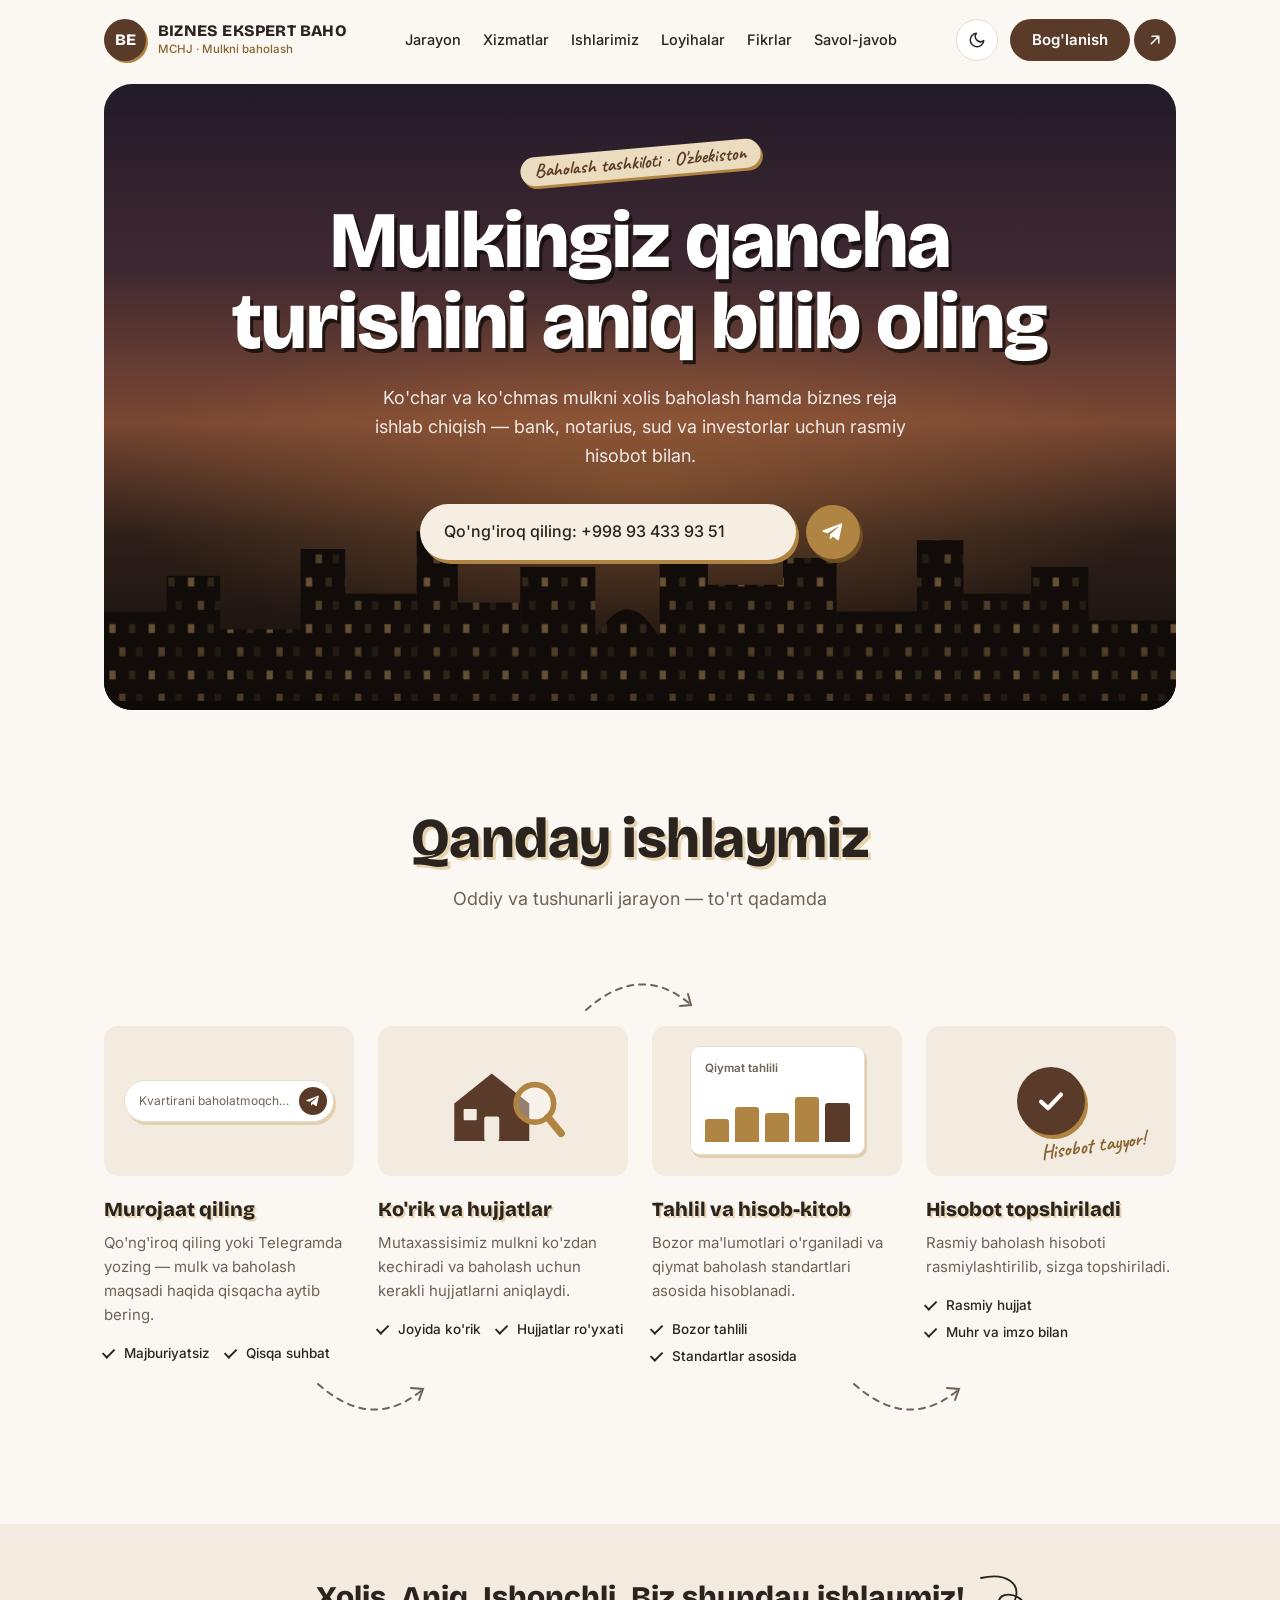
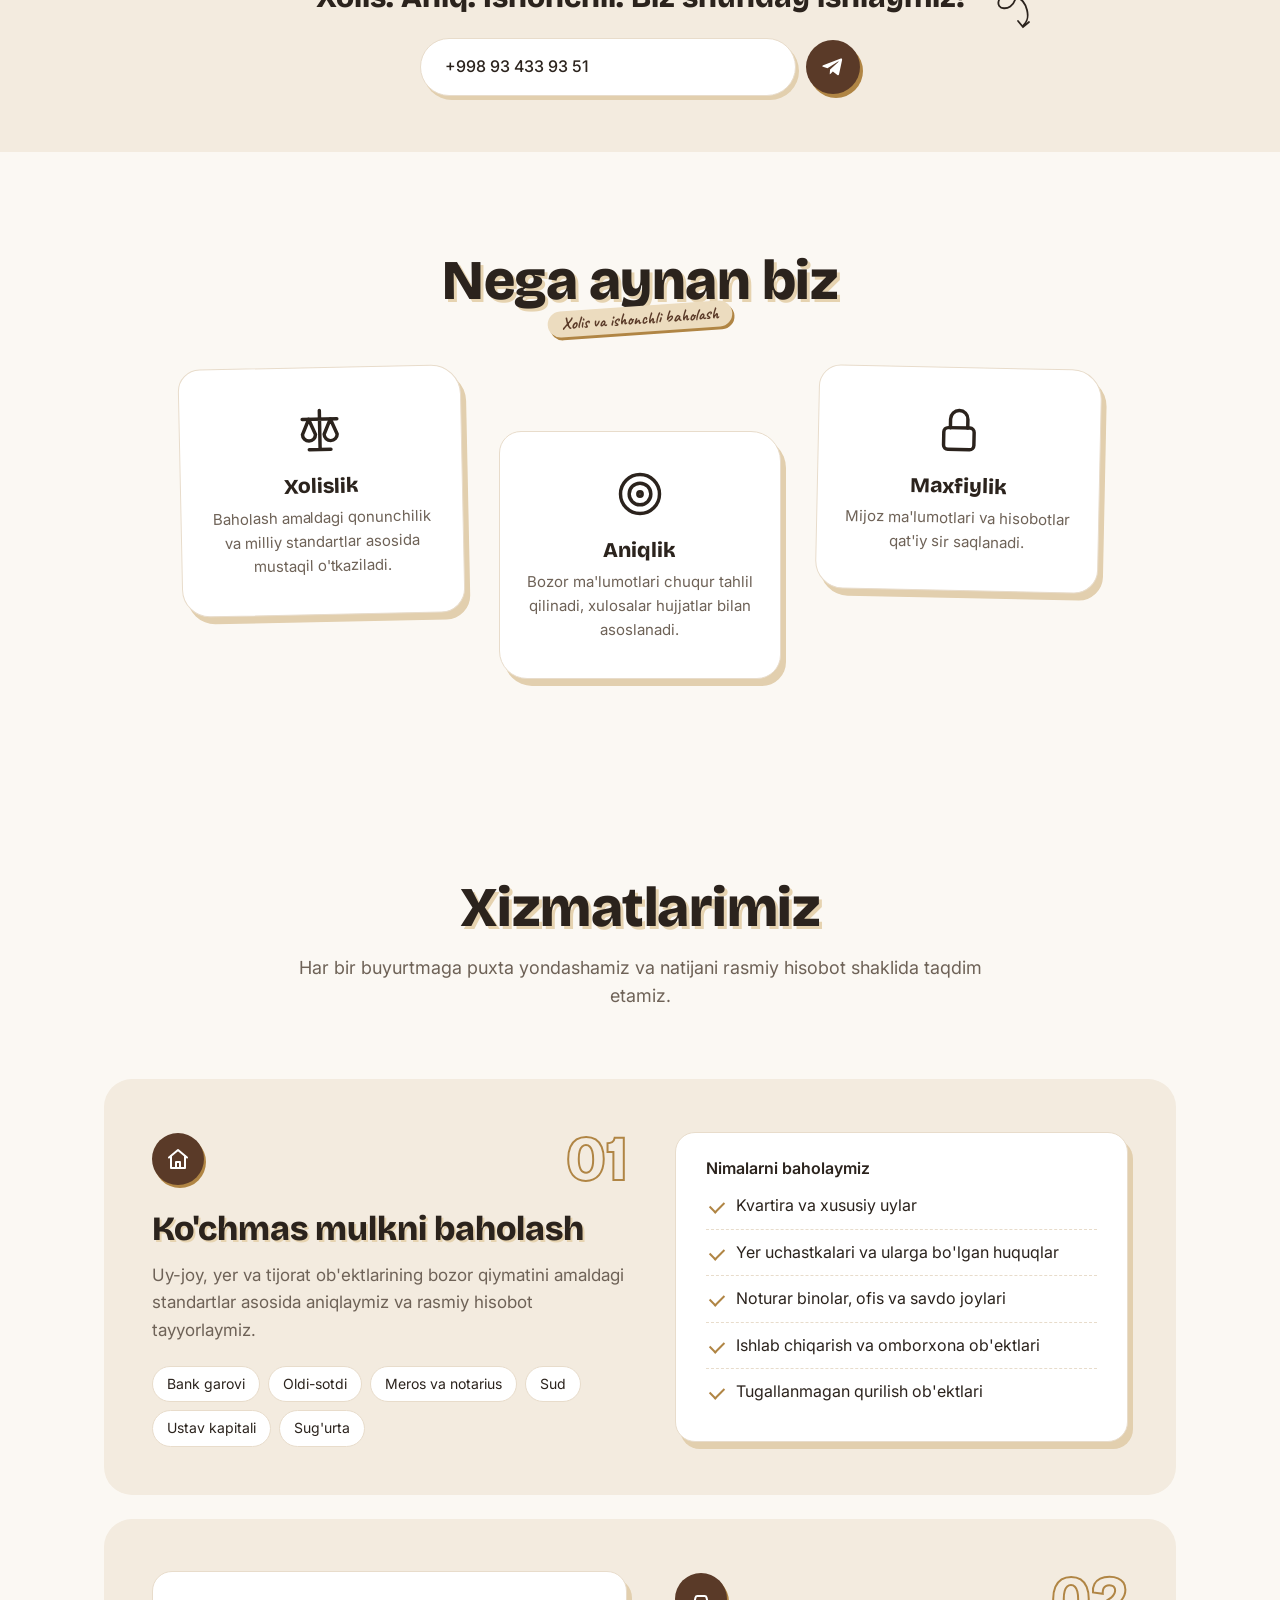
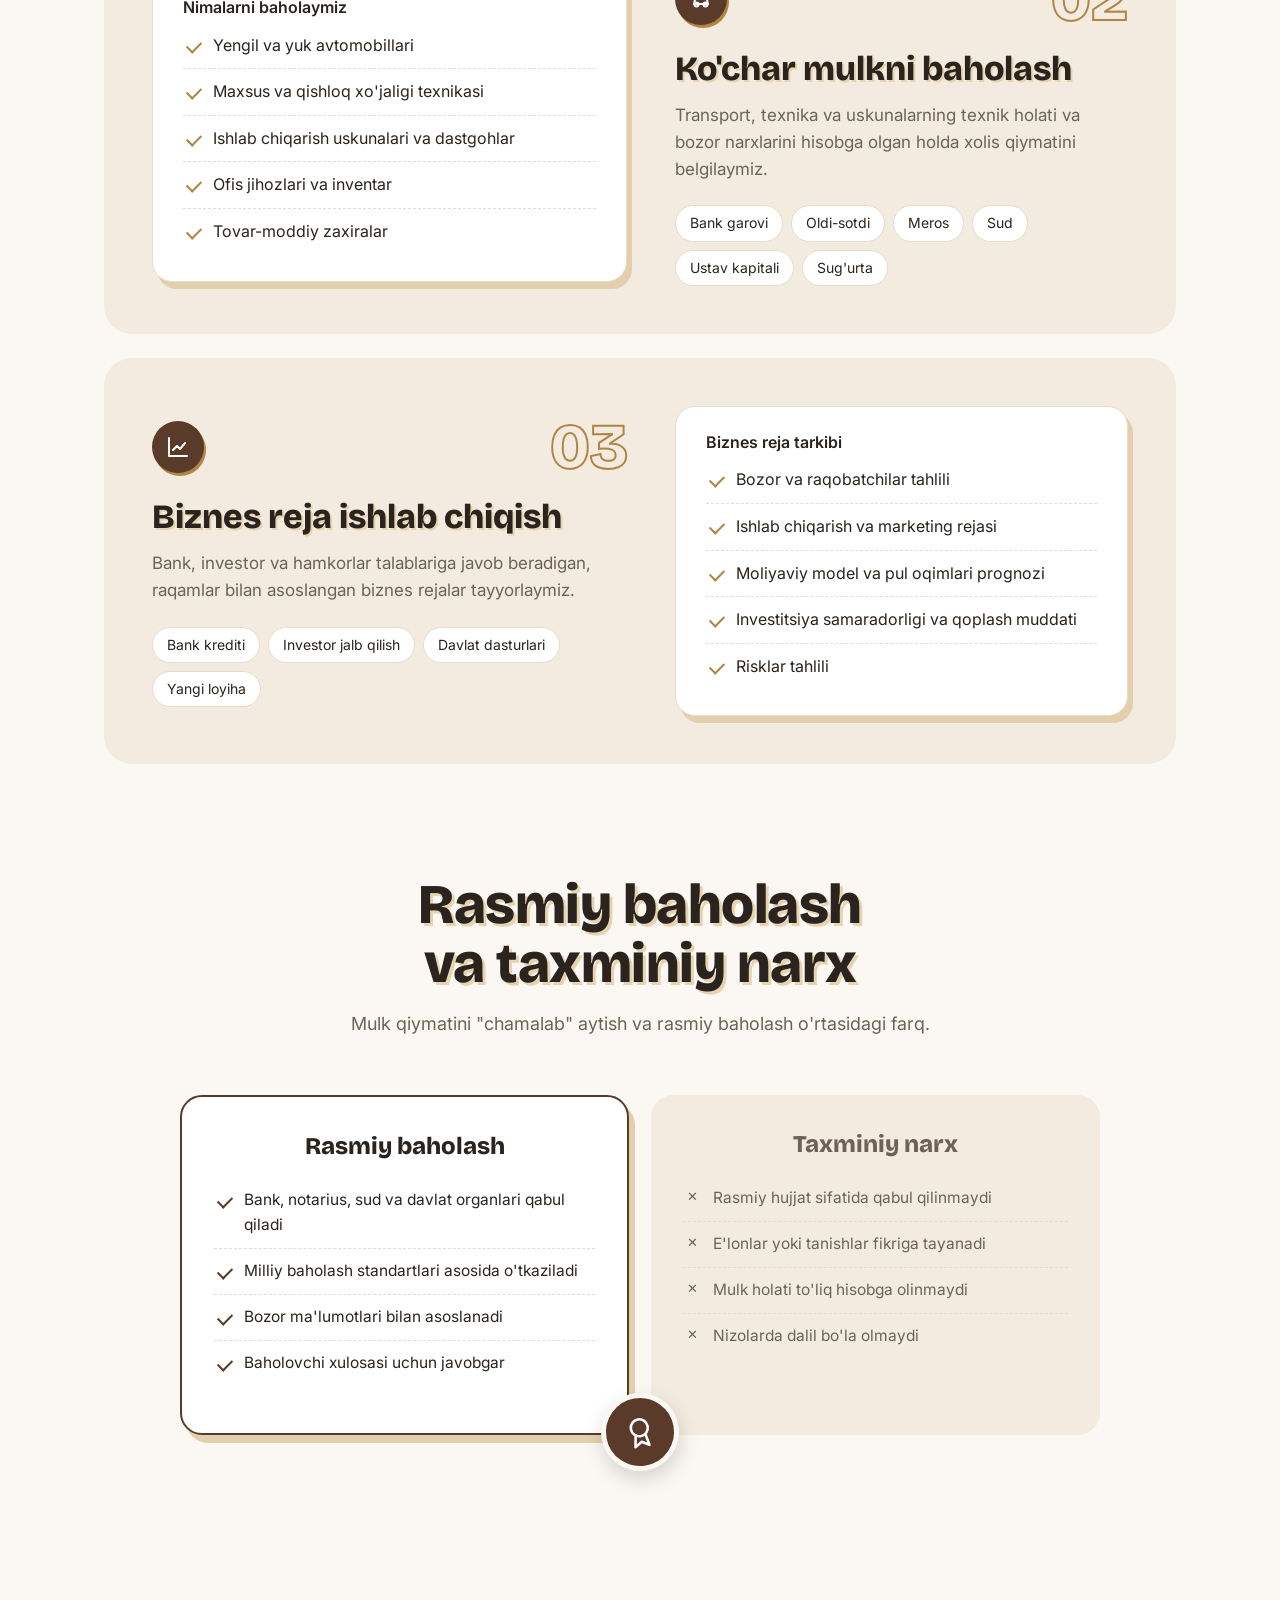
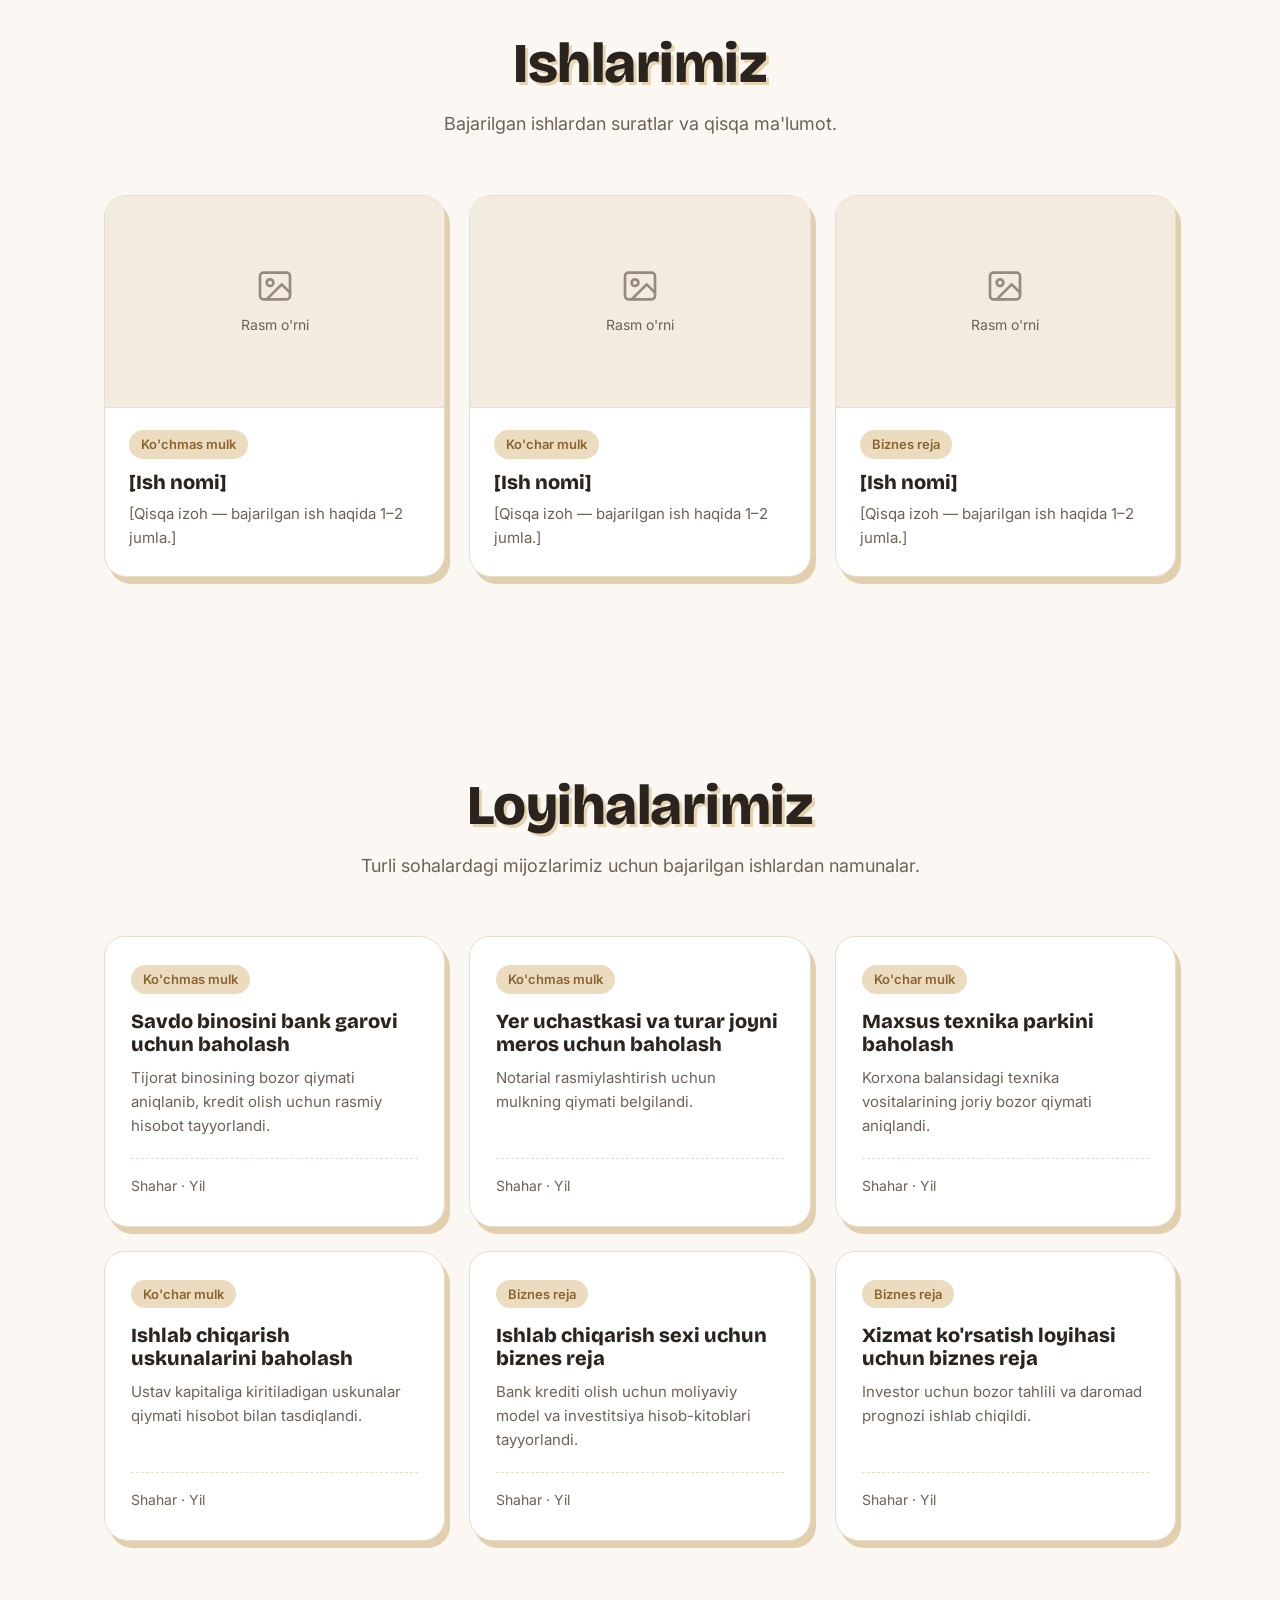
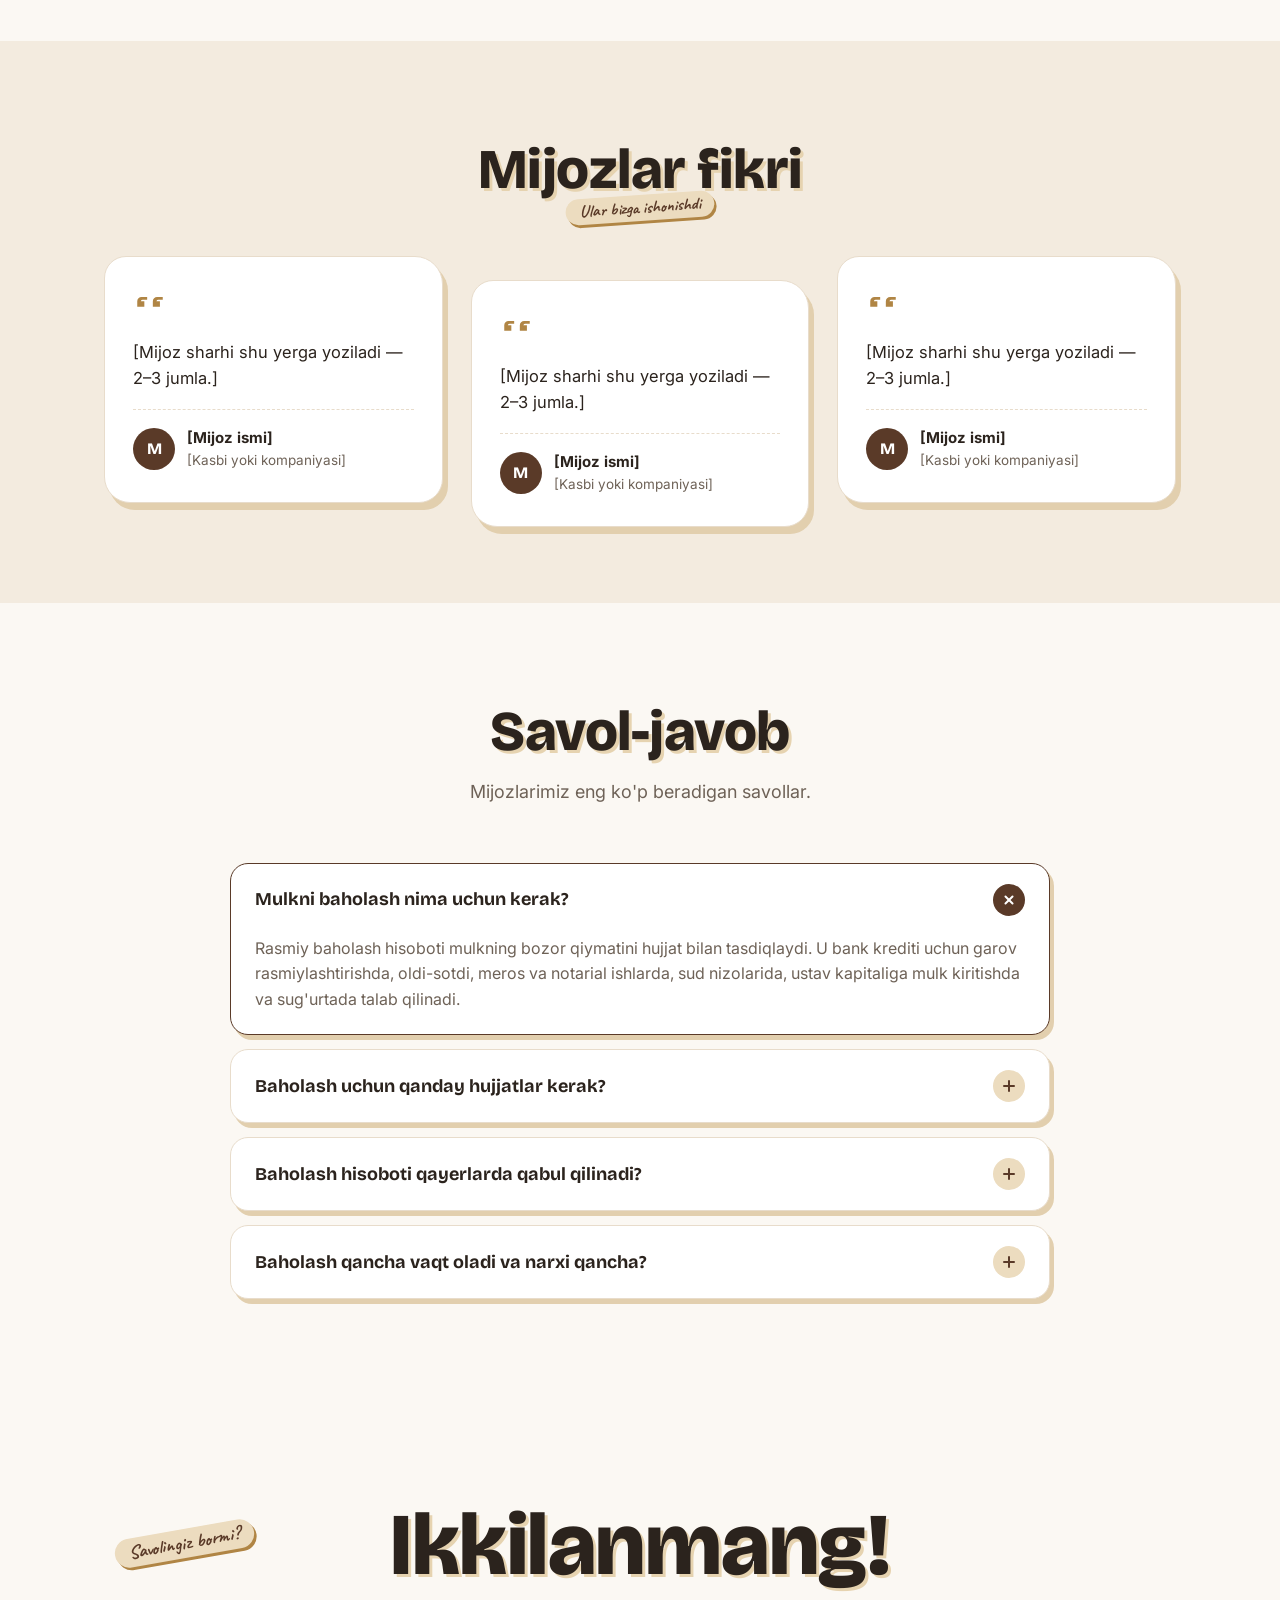
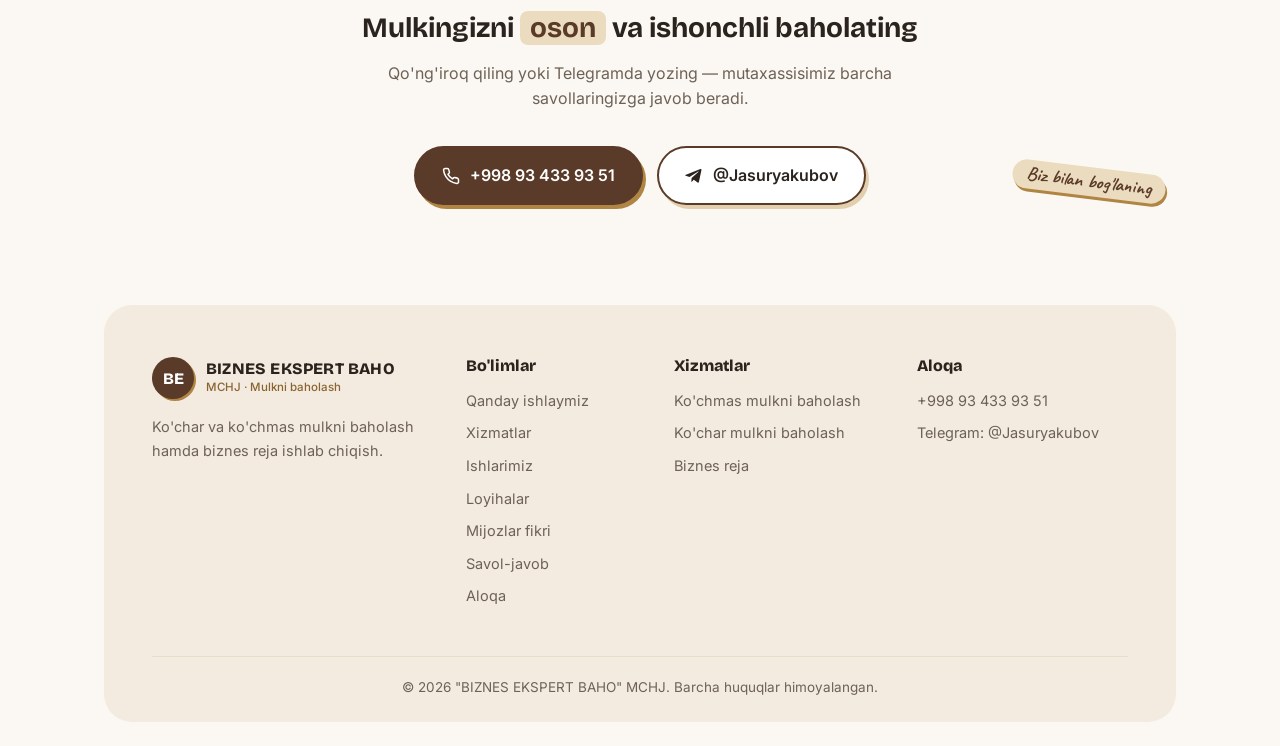
<file: index.html>
<!doctype html>
<html lang="uz">
<head>
  <meta charset="utf-8">
  <meta name="viewport" content="width=device-width, initial-scale=1">
  <title>"BIZNES EKSPERT BAHO" MCHJ — Mulkni baholash</title>
  <meta name="description" content="&quot;BIZNES EKSPERT BAHO&quot; MCHJ — ko'char va ko'chmas mulkni baholash hamda biznes reja ishlab chiqish xizmatlari.">
  <link rel="canonical" href="https://temurfaxriddinov.github.io/BIZNES_ekspert_baho_sayti/">

  <!-- Favicon -->
  <link rel="icon" href="assets/favicon-32.png" type="image/png" sizes="32x32">
  <link rel="icon" href="assets/favicon.svg" type="image/svg+xml">
  <link rel="apple-touch-icon" href="assets/apple-touch-icon.png">
  <meta name="theme-color" content="#fbf8f3" media="(prefers-color-scheme: light)">
  <meta name="theme-color" content="#1b1612" media="(prefers-color-scheme: dark)">

  <!-- Havola kartasi: Telegram, Facebook, LinkedIn va boshqalar (Open Graph) -->
  <meta property="og:type" content="website">
  <meta property="og:site_name" content="BIZNES EKSPERT BAHO">
  <meta property="og:locale" content="uz_UZ">
  <meta property="og:url" content="https://temurfaxriddinov.github.io/BIZNES_ekspert_baho_sayti/">
  <meta property="og:title" content="&quot;BIZNES EKSPERT BAHO&quot; MCHJ — Mulkni baholash">
  <meta property="og:description" content="Ko'char va ko'chmas mulkni xolis baholash hamda biznes reja ishlab chiqish. Bank, notarius va sud uchun rasmiy hisobot.">
  <meta property="og:image" content="https://temurfaxriddinov.github.io/BIZNES_ekspert_baho_sayti/assets/og-image.png">
  <meta property="og:image:type" content="image/png">
  <meta property="og:image:width" content="1200">
  <meta property="og:image:height" content="630">
  <meta property="og:image:alt" content="&quot;BIZNES EKSPERT BAHO&quot; MCHJ — mulkni xolis baholash">

  <!-- Havola kartasi: X (Twitter) -->
  <meta name="twitter:card" content="summary_large_image">
  <meta name="twitter:title" content="&quot;BIZNES EKSPERT BAHO&quot; MCHJ — Mulkni baholash">
  <meta name="twitter:description" content="Ko'char va ko'chmas mulkni xolis baholash hamda biznes reja ishlab chiqish. Bank, notarius va sud uchun rasmiy hisobot.">
  <meta name="twitter:image" content="https://temurfaxriddinov.github.io/BIZNES_ekspert_baho_sayti/assets/og-image.png">
  <link rel="preconnect" href="https://fonts.googleapis.com">
  <link rel="preconnect" href="https://fonts.gstatic.com" crossorigin>
  <link href="https://fonts.googleapis.com/css2?family=Bricolage+Grotesque:opsz,wght@12..96,700;12..96,800&family=Caveat:wght@700&family=Inter:wght@400;500;600&display=swap" rel="stylesheet">
  <link rel="stylesheet" href="style.css">
  <script src="script.js"></script>
</head>
<body>

  <!-- Header -->
  <header class="site-header" id="site-header">
    <div class="wrap header-row">
      <a class="logo" href="#top">
        <span class="logo-mark">BE</span>
        <span>
          <span class="logo-name">BIZNES EKSPERT BAHO</span>
          <span class="logo-sub">MCHJ · Mulkni baholash</span>
        </span>
      </a>
      <nav class="nav" id="nav" aria-label="Asosiy menyu">
        <a href="#jarayon">Jarayon</a>
        <a href="#xizmatlar">Xizmatlar</a>
        <a href="#ishlarim">Ishlarimiz</a>
        <a href="#loyihalar">Loyihalar</a>
        <a href="#fikrlar">Fikrlar</a>
        <a href="#savol-javob">Savol-javob</a>
        <a class="nav-mobile-only" href="#aloqa">Aloqa</a>
      </nav>
      <div class="header-actions">
        <button class="theme-toggle" id="theme-toggle" type="button" aria-label="Dark rejimga o'tish" title="Rejimni almashtirish">
          <svg class="icon-moon" viewBox="0 0 24 24" fill="none" stroke="currentColor" stroke-width="2" stroke-linecap="round" stroke-linejoin="round"><path d="M21 12.8A9 9 0 1 1 11.2 3a7 7 0 0 0 9.8 9.8z"/></svg>
          <svg class="icon-sun" viewBox="0 0 24 24" fill="none" stroke="currentColor" stroke-width="2" stroke-linecap="round" stroke-linejoin="round"><circle cx="12" cy="12" r="4"/><path d="M12 2v2M12 20v2M4.9 4.9l1.4 1.4M17.7 17.7l1.4 1.4M2 12h2M20 12h2M4.9 19.1l1.4-1.4M17.7 6.3l1.4-1.4"/></svg>
        </button>
        <a class="cta-pill" href="#aloqa">
          <span class="cta-text">Bog'lanish</span>
          <span class="cta-circle"><svg viewBox="0 0 24 24" fill="none" stroke="currentColor" stroke-width="2" stroke-linecap="round" stroke-linejoin="round"><path d="M7 17 17 7M8 7h9v9"/></svg></span>
        </a>
        <button class="menu-toggle" id="menu-toggle" type="button" aria-label="Menyuni ochish" aria-expanded="false" aria-controls="nav">
          <svg class="icon-menu" viewBox="0 0 24 24" fill="none" stroke="currentColor" stroke-width="2" stroke-linecap="round"><path d="M4 7h16M4 12h16M4 17h16"/></svg>
          <svg class="icon-close" viewBox="0 0 24 24" fill="none" stroke="currentColor" stroke-width="2" stroke-linecap="round"><path d="M6 6l12 12M18 6 6 18"/></svg>
        </button>
      </div>
    </div>
  </header>

  <main>

    <!-- Hero -->
    <section class="hero-wrap" id="top">
      <div class="wrap">
        <div class="hero">
          <svg class="hero-city" viewBox="0 0 1200 260" preserveAspectRatio="xMidYMax slice" aria-hidden="true">
            <defs>
              <pattern id="win" width="44" height="52" patternUnits="userSpaceOnUse">
                <rect x="6" y="8" width="7" height="10" fill="#f2c27a" opacity=".55"/>
                <rect x="28" y="8" width="7" height="10" fill="#f2c27a" opacity=".2"/>
                <rect x="17" y="34" width="7" height="10" fill="#f2c27a" opacity=".4"/>
                <rect x="36" y="34" width="7" height="10" fill="#f2c27a" opacity=".12"/>
              </pattern>
              <g id="city">
                <rect x="0" y="150" width="70" height="110"/>
                <rect x="70" y="110" width="60" height="150"/>
                <rect x="130" y="170" width="90" height="90"/>
                <rect x="220" y="80" width="50" height="180"/>
                <rect x="270" y="130" width="80" height="130"/>
                <rect x="350" y="60" width="46" height="200"/>
                <rect x="396" y="140" width="70" height="120"/>
                <rect x="466" y="100" width="84" height="160"/>
                <rect x="550" y="176" width="72" height="84"/>
                <path d="M552 177 Q586 118 620 177 Z"/>
                <rect x="622" y="40" width="54" height="220"/>
                <rect x="676" y="120" width="84" height="140"/>
                <rect x="760" y="90" width="60" height="170"/>
                <rect x="820" y="150" width="90" height="110"/>
                <rect x="910" y="70" width="52" height="190"/>
                <rect x="962" y="130" width="76" height="130"/>
                <rect x="1038" y="100" width="64" height="160"/>
                <rect x="1102" y="160" width="98" height="100"/>
              </g>
            </defs>
            <use href="#city" fill="#120d0a"/>
            <use href="#city" fill="url(#win)"/>
            <rect x="0" y="250" width="1200" height="10" fill="#0d0907"/>
          </svg>

          <div class="hero-content">
            <span class="sticker hero-sticker">Baholash tashkiloti · O'zbekiston</span>
            <h1>Mulkingiz qancha turishini aniq bilib oling</h1>
            <p>Ko'char va ko'chmas mulkni xolis baholash hamda biznes reja ishlab chiqish — bank, notarius, sud va investorlar uchun rasmiy hisobot bilan.</p>
            <div class="cta-bar">
              <a class="cta-bar-field" href="tel:+998934339351"><span class="hide-sm">Qo'ng'iroq qiling: </span>+998 93 433 93 51</a>
              <a class="cta-bar-btn" href="https://t.me/Jasuryakubov" target="_blank" rel="noopener" aria-label="Telegram orqali yozish">
                <svg viewBox="0 0 24 24" fill="currentColor"><path d="M21.9 4.3 18.6 19.8c-.2 1.1-.9 1.4-1.8.9l-5-3.7-2.4 2.3c-.3.3-.5.5-1 .5l.4-5.1 9.3-8.4c.4-.4-.1-.6-.6-.2L6 13.3 1.1 11.8c-1.1-.3-1.1-1.1.2-1.6L20.5 2.8c.9-.3 1.7.2 1.4 1.5z"/></svg>
              </a>
            </div>
          </div>
        </div>
      </div>
    </section>

    <!-- Qanday ishlaymiz -->
    <section class="section" id="jarayon">
      <div class="wrap">
        <div class="section-head">
          <h2 class="display">Qanday ishlaymiz</h2>
          <p>Oddiy va tushunarli jarayon — to'rt qadamda</p>
        </div>

        <div class="steps">
          <svg class="step-arrow a1" viewBox="0 0 120 50" fill="none" stroke="currentColor" stroke-width="2" stroke-dasharray="6 6" stroke-linecap="round" aria-hidden="true"><path d="M6 40 Q60 -8 110 34"/><path d="M100 36 L111 35 L108 24" stroke-dasharray="none"/></svg>
          <svg class="step-arrow a2" viewBox="0 0 120 50" fill="none" stroke="currentColor" stroke-width="2" stroke-dasharray="6 6" stroke-linecap="round" aria-hidden="true"><path d="M6 10 Q60 58 110 16"/><path d="M99 14 L111 15 L107 26" stroke-dasharray="none"/></svg>
          <svg class="step-arrow a3" viewBox="0 0 120 50" fill="none" stroke="currentColor" stroke-width="2" stroke-dasharray="6 6" stroke-linecap="round" aria-hidden="true"><path d="M6 10 Q60 58 110 16"/><path d="M99 14 L111 15 L107 26" stroke-dasharray="none"/></svg>

          <article class="step">
            <div class="step-art">
              <div class="mock-pill">
                <span>Kvartirani baholatmoqchiman</span>
                <i><svg viewBox="0 0 24 24" fill="currentColor"><path d="M21.9 4.3 18.6 19.8c-.2 1.1-.9 1.4-1.8.9l-5-3.7-2.4 2.3c-.3.3-.5.5-1 .5l.4-5.1 9.3-8.4c.4-.4-.1-.6-.6-.2L6 13.3 1.1 11.8c-1.1-.3-1.1-1.1.2-1.6L20.5 2.8c.9-.3 1.7.2 1.4 1.5z"/></svg></i>
              </div>
            </div>
            <h3>Murojaat qiling</h3>
            <p>Qo'ng'iroq qiling yoki Telegramda yozing — mulk va baholash maqsadi haqida qisqacha aytib bering.</p>
            <ul class="ticks"><li>Majburiyatsiz</li><li>Qisqa suhbat</li></ul>
          </article>

          <article class="step">
            <div class="step-art">
              <svg class="art" viewBox="0 0 160 110" aria-hidden="true">
                <path class="art-a" d="M28 58 L68 26 L108 58 V98 H28 Z"/>
                <rect class="art-s" x="60" y="72" width="16" height="26" rx="2"/>
                <rect class="art-s" x="38" y="64" width="14" height="12" rx="1"/>
                <circle class="art-ring" cx="114" cy="58" r="20"/>
                <line class="art-h" x1="128" y1="73" x2="142" y2="90"/>
              </svg>
            </div>
            <h3>Ko'rik va hujjatlar</h3>
            <p>Mutaxassisimiz mulkni ko'zdan kechiradi va baholash uchun kerakli hujjatlarni aniqlaydi.</p>
            <ul class="ticks"><li>Joyida ko'rik</li><li>Hujjatlar ro'yxati</li></ul>
          </article>

          <article class="step">
            <div class="step-art">
              <div class="mock-card">
                <div class="mock-title">Qiymat tahlili</div>
                <div class="bars"><i style="height:40%"></i><i style="height:62%"></i><i style="height:52%"></i><i style="height:80%"></i><i style="height:70%"></i></div>
              </div>
            </div>
            <h3>Tahlil va hisob-kitob</h3>
            <p>Bozor ma'lumotlari o'rganiladi va qiymat baholash standartlari asosida hisoblanadi.</p>
            <ul class="ticks"><li>Bozor tahlili</li><li>Standartlar asosida</li></ul>
          </article>

          <article class="step">
            <div class="step-art">
              <div class="mock-check"><svg viewBox="0 0 24 24" fill="none" stroke="currentColor" stroke-width="3" stroke-linecap="round" stroke-linejoin="round"><path d="M5 12.5 10 17 19 7.5"/></svg></div>
              <span class="mock-note">Hisobot tayyor!</span>
            </div>
            <h3>Hisobot topshiriladi</h3>
            <p>Rasmiy baholash hisoboti rasmiylashtirilib, sizga topshiriladi.</p>
            <ul class="ticks"><li>Rasmiy hujjat</li><li>Muhr va imzo bilan</li></ul>
          </article>
        </div>
      </div>
    </section>

    <!-- CTA lenta -->
    <section class="band">
      <div class="wrap band-inner">
        <h2 class="band-title">
          Xolis. Aniq. Ishonchli. Biz shunday ishlaymiz!
          <svg class="band-swirl" viewBox="0 0 64 60" fill="none" stroke="currentColor" stroke-width="1.8" stroke-linecap="round" aria-hidden="true"><path d="M4 8 C30 2 44 14 38 30 C34 42 18 40 22 30 C26 20 46 24 50 40 C52 48 50 52 46 56"/><path d="M41 51 L46 57 L52 52"/></svg>
        </h2>
        <div class="cta-bar">
          <a class="cta-bar-field" href="tel:+998934339351">+998 93 433 93 51</a>
          <a class="cta-bar-btn" href="https://t.me/Jasuryakubov" target="_blank" rel="noopener" aria-label="Telegram orqali yozish">
            <svg viewBox="0 0 24 24" fill="currentColor"><path d="M21.9 4.3 18.6 19.8c-.2 1.1-.9 1.4-1.8.9l-5-3.7-2.4 2.3c-.3.3-.5.5-1 .5l.4-5.1 9.3-8.4c.4-.4-.1-.6-.6-.2L6 13.3 1.1 11.8c-1.1-.3-1.1-1.1.2-1.6L20.5 2.8c.9-.3 1.7.2 1.4 1.5z"/></svg>
          </a>
        </div>
      </div>
    </section>

    <!-- Nega aynan biz -->
    <section class="section">
      <div class="wrap">
        <div class="section-head">
          <h2 class="display has-sticker">Nega aynan biz<span class="sticker sticker-under">Xolis va ishonchli baholash</span></h2>
        </div>
        <div class="why">
          <div class="why-card">
            <svg class="why-icon" viewBox="0 0 24 24" fill="none" stroke="currentColor" stroke-width="1.6" stroke-linecap="round" stroke-linejoin="round"><path d="M12 3v18M7 21h10M4 7h16"/><path d="M4 14l3-7 3 7a3 3 0 0 1-6 0zM14 14l3-7 3 7a3 3 0 0 1-6 0z"/></svg>
            <h3>Xolislik</h3>
            <p>Baholash amaldagi qonunchilik va milliy standartlar asosida mustaqil o'tkaziladi.</p>
          </div>
          <div class="why-card">
            <svg class="why-icon" viewBox="0 0 24 24" fill="none" stroke="currentColor" stroke-width="1.6" stroke-linecap="round" stroke-linejoin="round"><circle cx="12" cy="12" r="9"/><circle cx="12" cy="12" r="5"/><circle cx="12" cy="12" r="1"/></svg>
            <h3>Aniqlik</h3>
            <p>Bozor ma'lumotlari chuqur tahlil qilinadi, xulosalar hujjatlar bilan asoslanadi.</p>
          </div>
          <div class="why-card">
            <svg class="why-icon" viewBox="0 0 24 24" fill="none" stroke="currentColor" stroke-width="1.6" stroke-linecap="round" stroke-linejoin="round"><rect x="5" y="11" width="14" height="10" rx="2"/><path d="M8 11V7a4 4 0 0 1 8 0v4"/></svg>
            <h3>Maxfiylik</h3>
            <p>Mijoz ma'lumotlari va hisobotlar qat'iy sir saqlanadi.</p>
          </div>
        </div>
      </div>
    </section>

    <!-- Xizmatlar -->
    <section class="section services-head" id="xizmatlar">
      <div class="wrap">
        <div class="section-head">
          <h2 class="display">Xizmatlarimiz</h2>
          <p>Har bir buyurtmaga puxta yondashamiz va natijani rasmiy hisobot shaklida taqdim etamiz.</p>
        </div>
      </div>
    </section>

    <!-- Xizmat 01 -->
    <section class="service" id="kochmas-mulk">
      <div class="wrap">
        <div class="service-panel">
          <div class="service-info">
            <div class="service-top">
              <div class="card-icon">
                <svg viewBox="0 0 24 24" fill="none" stroke="currentColor" stroke-width="2" stroke-linecap="round" stroke-linejoin="round"><path d="M3 10.5 12 3l9 7.5"/><path d="M5 9.5V21h14V9.5"/><path d="M10 21v-6h4v6"/></svg>
              </div>
              <span class="service-num">01</span>
            </div>
            <h3 class="service-title">Ko'chmas mulkni baholash</h3>
            <p class="service-text">Uy-joy, yer va tijorat ob'ektlarining bozor qiymatini amaldagi standartlar asosida aniqlaymiz va rasmiy hisobot tayyorlaymiz.</p>
            <ul class="tags">
              <li>Bank garovi</li><li>Oldi-sotdi</li><li>Meros va notarius</li><li>Sud</li><li>Ustav kapitali</li><li>Sug'urta</li>
            </ul>
          </div>
          <div class="service-list">
            <h4>Nimalarni baholaymiz</h4>
            <ul class="checklist">
              <li>Kvartira va xususiy uylar</li>
              <li>Yer uchastkalari va ularga bo'lgan huquqlar</li>
              <li>Noturar binolar, ofis va savdo joylari</li>
              <li>Ishlab chiqarish va omborxona ob'ektlari</li>
              <li>Tugallanmagan qurilish ob'ektlari</li>
            </ul>
          </div>
        </div>
      </div>
    </section>

    <!-- Xizmat 02 -->
    <section class="service" id="kochar-mulk">
      <div class="wrap">
        <div class="service-panel reverse">
          <div class="service-info">
            <div class="service-top">
              <div class="card-icon">
                <svg viewBox="0 0 24 24" fill="none" stroke="currentColor" stroke-width="2" stroke-linecap="round" stroke-linejoin="round"><path d="M5 17h14l-1.5-6.5A2 2 0 0 0 15.6 9H8.4a2 2 0 0 0-1.9 1.5z"/><circle cx="7.5" cy="17.5" r="2"/><circle cx="16.5" cy="17.5" r="2"/></svg>
              </div>
              <span class="service-num">02</span>
            </div>
            <h3 class="service-title">Ko'char mulkni baholash</h3>
            <p class="service-text">Transport, texnika va uskunalarning texnik holati va bozor narxlarini hisobga olgan holda xolis qiymatini belgilaymiz.</p>
            <ul class="tags">
              <li>Bank garovi</li><li>Oldi-sotdi</li><li>Meros</li><li>Sud</li><li>Ustav kapitali</li><li>Sug'urta</li>
            </ul>
          </div>
          <div class="service-list">
            <h4>Nimalarni baholaymiz</h4>
            <ul class="checklist">
              <li>Yengil va yuk avtomobillari</li>
              <li>Maxsus va qishloq xo'jaligi texnikasi</li>
              <li>Ishlab chiqarish uskunalari va dastgohlar</li>
              <li>Ofis jihozlari va inventar</li>
              <li>Tovar-moddiy zaxiralar</li>
            </ul>
          </div>
        </div>
      </div>
    </section>

    <!-- Xizmat 03 -->
    <section class="service" id="biznes-reja">
      <div class="wrap">
        <div class="service-panel">
          <div class="service-info">
            <div class="service-top">
              <div class="card-icon">
                <svg viewBox="0 0 24 24" fill="none" stroke="currentColor" stroke-width="2" stroke-linecap="round" stroke-linejoin="round"><path d="M3 3v18h18"/><path d="m7 15 4-4 3 3 5-6"/></svg>
              </div>
              <span class="service-num">03</span>
            </div>
            <h3 class="service-title">Biznes reja ishlab chiqish</h3>
            <p class="service-text">Bank, investor va hamkorlar talablariga javob beradigan, raqamlar bilan asoslangan biznes rejalar tayyorlaymiz.</p>
            <ul class="tags">
              <li>Bank krediti</li><li>Investor jalb qilish</li><li>Davlat dasturlari</li><li>Yangi loyiha</li>
            </ul>
          </div>
          <div class="service-list">
            <h4>Biznes reja tarkibi</h4>
            <ul class="checklist">
              <li>Bozor va raqobatchilar tahlili</li>
              <li>Ishlab chiqarish va marketing rejasi</li>
              <li>Moliyaviy model va pul oqimlari prognozi</li>
              <li>Investitsiya samaradorligi va qoplash muddati</li>
              <li>Risklar tahlili</li>
            </ul>
          </div>
        </div>
      </div>
    </section>

    <!-- Taqqoslash -->
    <section class="section">
      <div class="wrap">
        <div class="section-head">
          <h2 class="display">Rasmiy baholash<br>va taxminiy narx</h2>
          <p>Mulk qiymatini "chamalab" aytish va rasmiy baholash o'rtasidagi farq.</p>
        </div>
        <div class="compare">
          <div class="compare-card primary">
            <h3>Rasmiy baholash</h3>
            <ul>
              <li>Bank, notarius, sud va davlat organlari qabul qiladi</li>
              <li>Milliy baholash standartlari asosida o'tkaziladi</li>
              <li>Bozor ma'lumotlari bilan asoslanadi</li>
              <li>Baholovchi xulosasi uchun javobgar</li>
            </ul>
          </div>
          <div class="compare-card">
            <h3>Taxminiy narx</h3>
            <ul>
              <li>Rasmiy hujjat sifatida qabul qilinmaydi</li>
              <li>E'lonlar yoki tanishlar fikriga tayanadi</li>
              <li>Mulk holati to'liq hisobga olinmaydi</li>
              <li>Nizolarda dalil bo'la olmaydi</li>
            </ul>
          </div>
          <div class="compare-badge" aria-hidden="true">
            <svg viewBox="0 0 24 24" fill="none" stroke="currentColor" stroke-width="1.8" stroke-linecap="round" stroke-linejoin="round"><circle cx="12" cy="9" r="6"/><path d="M8.5 14 7 22l5-3 5 3-1.5-8"/></svg>
          </div>
        </div>
      </div>
    </section>

    <!-- Ishlarimiz. Rasm qo'yish: .work-media ichidagini <img src="images/ish-1.jpg" alt="..."> bilan almashtiring.
         DIQQAT: [qavs] ichidagi matnlar to'ldirgich — haqiqiy ma'lumot bilan almashtiring. -->
    <section class="section" id="ishlarim">
      <div class="wrap">
        <div class="section-head">
          <h2 class="display">Ishlarimiz</h2>
          <p>Bajarilgan ishlardan suratlar va qisqa ma'lumot.</p>
        </div>
        <div class="works">
          <article class="work">
            <div class="work-media">
              <svg viewBox="0 0 24 24" fill="none" stroke="currentColor" stroke-width="1.6" stroke-linecap="round" stroke-linejoin="round" aria-hidden="true"><rect x="3" y="4" width="18" height="16" rx="2"/><circle cx="9" cy="10" r="2"/><path d="m21 16-5-5-9 9"/></svg>
              <span>Rasm o'rni</span>
            </div>
            <div class="work-body">
              <span class="project-tag">Ko'chmas mulk</span>
              <h3>[Ish nomi]</h3>
              <p>[Qisqa izoh — bajarilgan ish haqida 1–2 jumla.]</p>
            </div>
          </article>
          <article class="work">
            <div class="work-media">
              <svg viewBox="0 0 24 24" fill="none" stroke="currentColor" stroke-width="1.6" stroke-linecap="round" stroke-linejoin="round" aria-hidden="true"><rect x="3" y="4" width="18" height="16" rx="2"/><circle cx="9" cy="10" r="2"/><path d="m21 16-5-5-9 9"/></svg>
              <span>Rasm o'rni</span>
            </div>
            <div class="work-body">
              <span class="project-tag">Ko'char mulk</span>
              <h3>[Ish nomi]</h3>
              <p>[Qisqa izoh — bajarilgan ish haqida 1–2 jumla.]</p>
            </div>
          </article>
          <article class="work">
            <div class="work-media">
              <svg viewBox="0 0 24 24" fill="none" stroke="currentColor" stroke-width="1.6" stroke-linecap="round" stroke-linejoin="round" aria-hidden="true"><rect x="3" y="4" width="18" height="16" rx="2"/><circle cx="9" cy="10" r="2"/><path d="m21 16-5-5-9 9"/></svg>
              <span>Rasm o'rni</span>
            </div>
            <div class="work-body">
              <span class="project-tag">Biznes reja</span>
              <h3>[Ish nomi]</h3>
              <p>[Qisqa izoh — bajarilgan ish haqida 1–2 jumla.]</p>
            </div>
          </article>
        </div>
      </div>
    </section>

    <!-- Loyihalar. DIQQAT: quyidagi kartalar NAMUNA — haqiqiy loyihalaringiz bilan almashtiring. -->
    <section class="section" id="loyihalar">
      <div class="wrap">
        <div class="section-head">
          <h2 class="display">Loyihalarimiz</h2>
          <p>Turli sohalardagi mijozlarimiz uchun bajarilgan ishlardan namunalar.</p>
        </div>
        <div class="grid">
          <article class="card project">
            <span class="project-tag">Ko'chmas mulk</span>
            <h3>Savdo binosini bank garovi uchun baholash</h3>
            <p>Tijorat binosining bozor qiymati aniqlanib, kredit olish uchun rasmiy hisobot tayyorlandi.</p>
            <div class="project-meta">Shahar · Yil</div>
          </article>
          <article class="card project">
            <span class="project-tag">Ko'chmas mulk</span>
            <h3>Yer uchastkasi va turar joyni meros uchun baholash</h3>
            <p>Notarial rasmiylashtirish uchun mulkning qiymati belgilandi.</p>
            <div class="project-meta">Shahar · Yil</div>
          </article>
          <article class="card project">
            <span class="project-tag">Ko'char mulk</span>
            <h3>Maxsus texnika parkini baholash</h3>
            <p>Korxona balansidagi texnika vositalarining joriy bozor qiymati aniqlandi.</p>
            <div class="project-meta">Shahar · Yil</div>
          </article>
          <article class="card project">
            <span class="project-tag">Ko'char mulk</span>
            <h3>Ishlab chiqarish uskunalarini baholash</h3>
            <p>Ustav kapitaliga kiritiladigan uskunalar qiymati hisobot bilan tasdiqlandi.</p>
            <div class="project-meta">Shahar · Yil</div>
          </article>
          <article class="card project">
            <span class="project-tag">Biznes reja</span>
            <h3>Ishlab chiqarish sexi uchun biznes reja</h3>
            <p>Bank krediti olish uchun moliyaviy model va investitsiya hisob-kitoblari tayyorlandi.</p>
            <div class="project-meta">Shahar · Yil</div>
          </article>
          <article class="card project">
            <span class="project-tag">Biznes reja</span>
            <h3>Xizmat ko'rsatish loyihasi uchun biznes reja</h3>
            <p>Investor uchun bozor tahlili va daromad prognozi ishlab chiqildi.</p>
            <div class="project-meta">Shahar · Yil</div>
          </article>
        </div>
      </div>
    </section>

    <!-- Mijozlar fikri. DIQQAT: [qavs] ichidagi matnlar to'ldirgich — faqat haqiqiy mijoz sharhlarini (ruxsati bilan) qo'ying. -->
    <section class="section soft-bg" id="fikrlar">
      <div class="wrap">
        <div class="section-head">
          <h2 class="display has-sticker">Mijozlar fikri<span class="sticker sticker-under">Ular bizga ishonishdi</span></h2>
        </div>
        <div class="reviews">
          <figure class="review">
            <svg class="review-quote" viewBox="0 0 24 24" fill="currentColor" aria-hidden="true"><path d="M10 7H6a3 3 0 0 0-3 3v4h5v-4H5.5A1.5 1.5 0 0 1 7 9h3zm11 0h-4a3 3 0 0 0-3 3v4h5v-4h-2.5A1.5 1.5 0 0 1 18 9h3z"/></svg>
            <blockquote>[Mijoz sharhi shu yerga yoziladi — 2–3 jumla.]</blockquote>
            <figcaption>
              <span class="avatar" aria-hidden="true">M</span>
              <span><strong>[Mijoz ismi]</strong><small>[Kasbi yoki kompaniyasi]</small></span>
            </figcaption>
          </figure>
          <figure class="review">
            <svg class="review-quote" viewBox="0 0 24 24" fill="currentColor" aria-hidden="true"><path d="M10 7H6a3 3 0 0 0-3 3v4h5v-4H5.5A1.5 1.5 0 0 1 7 9h3zm11 0h-4a3 3 0 0 0-3 3v4h5v-4h-2.5A1.5 1.5 0 0 1 18 9h3z"/></svg>
            <blockquote>[Mijoz sharhi shu yerga yoziladi — 2–3 jumla.]</blockquote>
            <figcaption>
              <span class="avatar" aria-hidden="true">M</span>
              <span><strong>[Mijoz ismi]</strong><small>[Kasbi yoki kompaniyasi]</small></span>
            </figcaption>
          </figure>
          <figure class="review">
            <svg class="review-quote" viewBox="0 0 24 24" fill="currentColor" aria-hidden="true"><path d="M10 7H6a3 3 0 0 0-3 3v4h5v-4H5.5A1.5 1.5 0 0 1 7 9h3zm11 0h-4a3 3 0 0 0-3 3v4h5v-4h-2.5A1.5 1.5 0 0 1 18 9h3z"/></svg>
            <blockquote>[Mijoz sharhi shu yerga yoziladi — 2–3 jumla.]</blockquote>
            <figcaption>
              <span class="avatar" aria-hidden="true">M</span>
              <span><strong>[Mijoz ismi]</strong><small>[Kasbi yoki kompaniyasi]</small></span>
            </figcaption>
          </figure>
        </div>
      </div>
    </section>

    <!-- Savol-javob -->
    <section class="section" id="savol-javob">
      <div class="wrap">
        <div class="section-head">
          <h2 class="display">Savol-javob</h2>
          <p>Mijozlarimiz eng ko'p beradigan savollar.</p>
        </div>
        <div class="faq">
          <details class="faq-item" open>
            <summary>Mulkni baholash nima uchun kerak?<span class="faq-icon" aria-hidden="true"></span></summary>
            <div class="faq-answer">
              <p>Rasmiy baholash hisoboti mulkning bozor qiymatini hujjat bilan tasdiqlaydi. U bank krediti uchun garov rasmiylashtirishda, oldi-sotdi, meros va notarial ishlarda, sud nizolarida, ustav kapitaliga mulk kiritishda va sug'urtada talab qilinadi.</p>
            </div>
          </details>
          <details class="faq-item">
            <summary>Baholash uchun qanday hujjatlar kerak?<span class="faq-icon" aria-hidden="true"></span></summary>
            <div class="faq-answer">
              <p>Odatda mulkka egalik huquqini tasdiqlovchi hujjat, kadastr yoki texnik pasport hamda mulk egasining shaxsini tasdiqlovchi hujjat kerak bo'ladi. Aniq ro'yxat mulk turi va baholash maqsadiga qarab belgilanadi — murojaat qilganingizda aytib beramiz.</p>
            </div>
          </details>
          <details class="faq-item">
            <summary>Baholash hisoboti qayerlarda qabul qilinadi?<span class="faq-icon" aria-hidden="true"></span></summary>
            <div class="faq-answer">
              <p>Hisobot amaldagi qonunchilik va milliy baholash standartlari asosida tuziladi. Uni banklar, notariuslar, sudlar, davlat organlari va sug'urta kompaniyalari qabul qiladi.</p>
            </div>
          </details>
          <details class="faq-item">
            <summary>Baholash qancha vaqt oladi va narxi qancha?<span class="faq-icon" aria-hidden="true"></span></summary>
            <div class="faq-answer">
              <p>Muddat va narx mulk turi, hajmi va baholash maqsadiga bog'liq. Aniq muddat va narxni bilish uchun qo'ng'iroq qiling yoki Telegramda yozing — mulk haqida qisqacha ma'lumot olib, aytib beramiz.</p>
            </div>
          </details>
        </div>
      </div>
    </section>

    <!-- Yakuniy CTA / Aloqa -->
    <section class="section final" id="aloqa">
      <div class="wrap final-inner">
        <span class="sticker st-left">Savolingiz bormi?</span>
        <h2 class="display">Ikkilanmang!</h2>
        <p class="final-sub">Mulkingizni <mark>oson</mark> va ishonchli baholating</p>
        <p class="final-note">Qo'ng'iroq qiling yoki Telegramda yozing — mutaxassisimiz barcha savollaringizga javob beradi.</p>
        <div class="btns">
          <a class="btn btn-primary" href="tel:+998934339351">
            <svg viewBox="0 0 24 24" fill="none" stroke="currentColor" stroke-width="2" stroke-linecap="round" stroke-linejoin="round"><path d="M22 16.9v3a2 2 0 0 1-2.2 2 19.8 19.8 0 0 1-8.6-3.1 19.5 19.5 0 0 1-6-6A19.8 19.8 0 0 1 2.1 4.2 2 2 0 0 1 4.1 2h3a2 2 0 0 1 2 1.7c.1.9.4 1.8.7 2.7a2 2 0 0 1-.5 2.1L8 9.8a16 16 0 0 0 6 6l1.3-1.3a2 2 0 0 1 2.1-.4c.9.3 1.8.6 2.7.7a2 2 0 0 1 1.7 2z"/></svg>
            +998 93 433 93 51
          </a>
          <a class="btn btn-outline" href="https://t.me/Jasuryakubov" target="_blank" rel="noopener">
            <svg viewBox="0 0 24 24" fill="currentColor"><path d="M21.9 4.3 18.6 19.8c-.2 1.1-.9 1.4-1.8.9l-5-3.7-2.4 2.3c-.3.3-.5.5-1 .5l.4-5.1 9.3-8.4c.4-.4-.1-.6-.6-.2L6 13.3 1.1 11.8c-1.1-.3-1.1-1.1.2-1.6L20.5 2.8c.9-.3 1.7.2 1.4 1.5z"/></svg>
            @Jasuryakubov
          </a>
        </div>
        <span class="sticker st-right">Biz bilan bog'laning</span>
      </div>
    </section>
  </main>

  <!-- Footer -->
  <footer class="site-footer">
    <div class="wrap">
      <div class="footer-panel">
        <div class="footer-grid">
          <div class="footer-about">
            <a class="logo" href="#top">
              <span class="logo-mark">BE</span>
              <span>
                <span class="logo-name">BIZNES EKSPERT BAHO</span>
                <span class="logo-sub">MCHJ · Mulkni baholash</span>
              </span>
            </a>
            <p>Ko'char va ko'chmas mulkni baholash hamda biznes reja ishlab chiqish.</p>
          </div>
          <div>
            <h4>Bo'limlar</h4>
            <ul>
              <li><a href="#jarayon">Qanday ishlaymiz</a></li>
              <li><a href="#xizmatlar">Xizmatlar</a></li>
              <li><a href="#ishlarim">Ishlarimiz</a></li>
              <li><a href="#loyihalar">Loyihalar</a></li>
              <li><a href="#fikrlar">Mijozlar fikri</a></li>
              <li><a href="#savol-javob">Savol-javob</a></li>
              <li><a href="#aloqa">Aloqa</a></li>
            </ul>
          </div>
          <div>
            <h4>Xizmatlar</h4>
            <ul>
              <li><a href="#kochmas-mulk">Ko'chmas mulkni baholash</a></li>
              <li><a href="#kochar-mulk">Ko'char mulkni baholash</a></li>
              <li><a href="#biznes-reja">Biznes reja</a></li>
            </ul>
          </div>
          <div>
            <h4>Aloqa</h4>
            <ul>
              <li><a href="tel:+998934339351">+998 93 433 93 51</a></li>
              <li><a href="https://t.me/Jasuryakubov" target="_blank" rel="noopener">Telegram: @Jasuryakubov</a></li>
            </ul>
          </div>
        </div>
        <div class="footer-bottom">© <span id="y">2026</span> "BIZNES EKSPERT BAHO" MCHJ. Barcha huquqlar himoyalangan.</div>
      </div>
    </div>
  </footer>

</body>
</html>
</file>
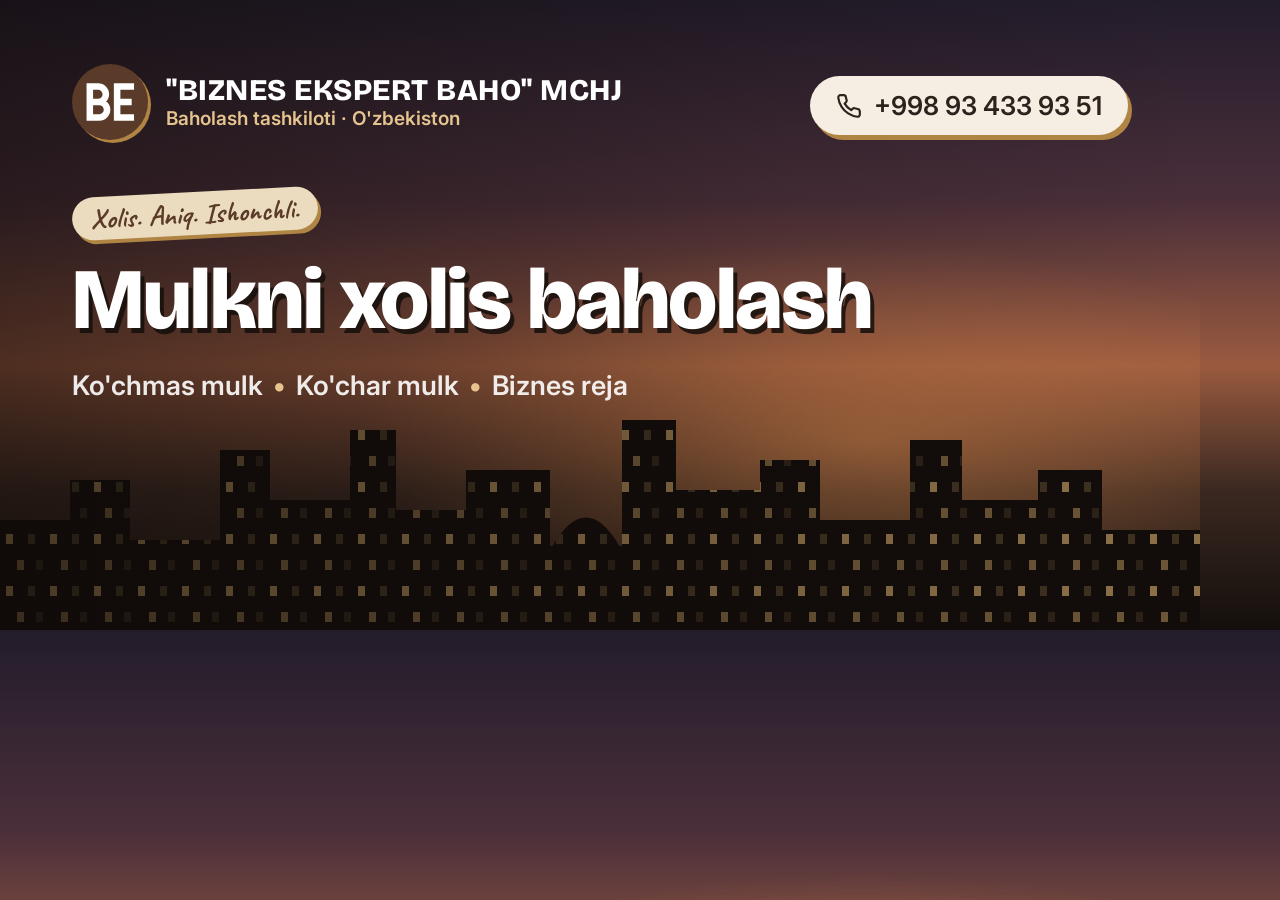
<file: assets/og-image.html>
<!doctype html>
<!--
  og-image.png uchun shablon (1200×630).
  Matnni o'zgartirgach, PNG'ni qayta yasash (Windows, PowerShell):
    & "C:\Program Files (x86)\Microsoft\Edge\Application\msedge.exe" --headless=new --hide-scrollbars --virtual-time-budget=5000 --window-size=1200,630 --screenshot="og-image.png" "file:///<to'liq yo'l>/assets/og-image.html"
-->
<html lang="uz">
<head>
  <meta charset="utf-8">
  <title>og-image</title>
  <link href="https://fonts.googleapis.com/css2?family=Bricolage+Grotesque:opsz,wght@12..96,700;12..96,800&family=Caveat:wght@700&family=Inter:wght@500;600&display=block" rel="stylesheet">
  <style>
    * { box-sizing: border-box; margin: 0; padding: 0; }
    html, body { width: 1200px; height: 630px; overflow: hidden; }
    body {
      position: relative; font-family: "Inter", sans-serif; color: #fff;
      background:
        radial-gradient(ellipse 60% 45% at 72% 70%, rgba(240, 150, 80, .45), transparent 70%),
        linear-gradient(180deg, #231c2b 0%, #4a2f3a 32%, #9a5a3f 58%, #3a2820 78%, #140f0c 100%);
    }
    .city { position: absolute; left: 0; bottom: 0; width: 1200px; height: 210px; }
    .shade { position: absolute; inset: 0; background: linear-gradient(90deg, rgba(15,10,8,.55) 0%, rgba(15,10,8,.15) 65%, rgba(15,10,8,0) 100%); }
    .content { position: absolute; left: 72px; top: 64px; right: 72px; }

    .brand { display: flex; align-items: center; gap: 18px; }
    .brand svg { width: 76px; height: 76px; filter: drop-shadow(3px 3px 0 #b08544); }
    .brand-name { font-family: "Bricolage Grotesque", sans-serif; font-weight: 800; font-size: 30px; letter-spacing: .5px; line-height: 1.1; }
    .brand-sub { font-size: 19px; font-weight: 600; color: #e6c48f; }

    .sticker {
      display: inline-block; margin-top: 52px; padding: 4px 18px; border-radius: 999px; transform: rotate(-3deg);
      background: #ecdcbf; color: #5a3a28; box-shadow: 3px 4px 0 #b08544;
      font-family: "Caveat", cursive; font-weight: 700; font-size: 28px;
    }
    h1 {
      margin-top: 22px; max-width: 820px; font-family: "Bricolage Grotesque", sans-serif; font-weight: 800;
      font-size: 86px; line-height: 1; letter-spacing: -1.5px; text-shadow: 4px 5px 0 rgba(20, 14, 10, .85);
    }
    .services { margin-top: 26px; font-size: 27px; font-weight: 600; color: rgba(255, 255, 255, .9); }
    .services span { color: #e6c48f; margin: 0 10px; }

    .phone {
      position: absolute; right: 72px; top: 76px; display: flex; align-items: center; gap: 12px;
      padding: 14px 26px; border-radius: 999px; background: #f6eee2; color: #2b231d;
      box-shadow: 4px 5px 0 #b08544; font-size: 26px; font-weight: 600;
    }
    .phone svg { width: 26px; height: 26px; }
  </style>
</head>
<body>
  <svg class="city" viewBox="0 0 1200 260" preserveAspectRatio="xMidYMax slice" aria-hidden="true">
    <defs>
      <pattern id="win" width="44" height="52" patternUnits="userSpaceOnUse">
        <rect x="6" y="8" width="7" height="10" fill="#f2c27a" opacity=".55"/>
        <rect x="28" y="8" width="7" height="10" fill="#f2c27a" opacity=".2"/>
        <rect x="17" y="34" width="7" height="10" fill="#f2c27a" opacity=".4"/>
        <rect x="36" y="34" width="7" height="10" fill="#f2c27a" opacity=".12"/>
      </pattern>
      <g id="city">
        <rect x="0" y="150" width="70" height="110"/>
        <rect x="70" y="110" width="60" height="150"/>
        <rect x="130" y="170" width="90" height="90"/>
        <rect x="220" y="80" width="50" height="180"/>
        <rect x="270" y="130" width="80" height="130"/>
        <rect x="350" y="60" width="46" height="200"/>
        <rect x="396" y="140" width="70" height="120"/>
        <rect x="466" y="100" width="84" height="160"/>
        <rect x="550" y="176" width="72" height="84"/>
        <path d="M552 177 Q586 118 620 177 Z"/>
        <rect x="622" y="40" width="54" height="220"/>
        <rect x="676" y="120" width="84" height="140"/>
        <rect x="760" y="90" width="60" height="170"/>
        <rect x="820" y="150" width="90" height="110"/>
        <rect x="910" y="70" width="52" height="190"/>
        <rect x="962" y="130" width="76" height="130"/>
        <rect x="1038" y="100" width="64" height="160"/>
        <rect x="1102" y="160" width="98" height="100"/>
      </g>
    </defs>
    <use href="#city" fill="#120d0a"/>
    <use href="#city" fill="url(#win)"/>
  </svg>
  <div class="shade"></div>

  <div class="content">
    <div class="brand">
      <svg viewBox="0 0 64 64">
        <circle cx="32" cy="32" r="32" fill="#5a3a28"/>
        <path d="M15 19V45M15 19H22A6.5 6.5 0 0 1 22 32H15M15 32H23A6.5 6.5 0 0 1 23 45H15M38 19V45M38 19H49.5M38 32H47.5M38 45H49.5" fill="none" stroke="#fff" stroke-width="5.5" stroke-linecap="square"/>
      </svg>
      <div>
        <div class="brand-name">"BIZNES EKSPERT BAHO" MCHJ</div>
        <div class="brand-sub">Baholash tashkiloti · O'zbekiston</div>
      </div>
    </div>

    <span class="sticker">Xolis. Aniq. Ishonchli.</span>
    <h1>Mulkni xolis baholash</h1>
    <div class="services">Ko'chmas mulk<span>•</span>Ko'char mulk<span>•</span>Biznes reja</div>
  </div>

  <div class="phone">
    <svg viewBox="0 0 24 24" fill="none" stroke="currentColor" stroke-width="2" stroke-linecap="round" stroke-linejoin="round"><path d="M22 16.9v3a2 2 0 0 1-2.2 2 19.8 19.8 0 0 1-8.6-3.1 19.5 19.5 0 0 1-6-6A19.8 19.8 0 0 1 2.1 4.2 2 2 0 0 1 4.1 2h3a2 2 0 0 1 2 1.7c.1.9.4 1.8.7 2.7a2 2 0 0 1-.5 2.1L8 9.8a16 16 0 0 0 6 6l1.3-1.3a2 2 0 0 1 2.1-.4c.9.3 1.8.6 2.7.7a2 2 0 0 1 1.7 2z"/></svg>
    +998 93 433 93 51
  </div>
</body>
</html>
</file>
<file: style.css>
:root {
  --bg: #fbf8f3;
  --surface: #ffffff;
  --soft: #f3ebdf;
  --ink: #2b231d;
  --muted: #6e6257;
  --line: #e8dccb;
  --accent: #5a3a28;
  --accent-hover: #472d1f;
  --accent-ink: #ffffff;
  --gold: #b08544;
  --tag-ink: #8a6430;
  --heading-shadow: #e6d3b0;
  --card-shadow: #e2cfae;
  --sticker-bg: #ecdcbf;
  --sticker-ink: #5a3a28;
  color-scheme: light;
}

/* Dark rejim: tizim sozlamasi bo'yicha (agar foydalanuvchi light tanlamagan bo'lsa)... */
@media (prefers-color-scheme: dark) {
  :root:not([data-theme="light"]) {
    --bg: #1b1612;
    --surface: #241d18;
    --soft: #2a221c;
    --ink: #f0e8de;
    --muted: #b2a496;
    --line: #3a3029;
    --accent: #d2ab7c;
    --accent-hover: #e0bd92;
    --accent-ink: #1b1612;
    --gold: #d4ad6a;
    --tag-ink: #e0bd85;
    --heading-shadow: #4a3626;
    --card-shadow: #3d3024;
    --sticker-bg: #3a2d22;
    --sticker-ink: #e8c995;
    color-scheme: dark;
  }
}
/* ...yoki tugma orqali tanlanganda */
:root[data-theme="dark"] {
  --bg: #1b1612;
  --surface: #241d18;
  --soft: #2a221c;
  --ink: #f0e8de;
  --muted: #b2a496;
  --line: #3a3029;
  --accent: #d2ab7c;
  --accent-hover: #e0bd92;
  --accent-ink: #1b1612;
  --gold: #d4ad6a;
  --tag-ink: #e0bd85;
  --heading-shadow: #4a3626;
  --card-shadow: #3d3024;
  --sticker-bg: #3a2d22;
  --sticker-ink: #e8c995;
  color-scheme: dark;
}

* { box-sizing: border-box; margin: 0; padding: 0; }
html { scroll-behavior: smooth; }
body {
  background: var(--bg);
  color: var(--ink);
  transition: background-color .25s, color .25s;
  font-family: "Inter", system-ui, sans-serif;
  font-size: 16px;
  line-height: 1.6;
  -webkit-font-smoothing: antialiased;
}
section { scroll-margin-top: 84px; }
.wrap { max-width: 1120px; margin: 0 auto; padding: 0 24px; }
h1, h2, h3, h4 { line-height: 1.15; }

/* Sarlavhalar — namunadagidek qalin shrift va siljigan soya */
.display {
  font-family: "Bricolage Grotesque", "Inter", sans-serif; font-weight: 800;
  font-size: clamp(34px, 5vw, 56px); line-height: 1.05; letter-spacing: -0.5px;
  text-shadow: 3px 3px 0 var(--heading-shadow);
}

/* Qo'lda yozilgandek yorliqlar */
.sticker {
  display: inline-block; font-family: "Caveat", cursive; font-weight: 700; font-size: 19px; line-height: 1.2;
  color: var(--sticker-ink); background: var(--sticker-bg); padding: 3px 14px; border-radius: 999px;
  box-shadow: 2px 3px 0 var(--gold); transform: rotate(-5deg); text-shadow: none; letter-spacing: 0; white-space: nowrap;
}

/* Header */
.site-header { position: sticky; top: 0; z-index: 20; background: var(--bg); transition: background-color .25s, box-shadow .25s; }
.site-header.scrolled { box-shadow: 0 1px 0 var(--line), 0 12px 24px -20px rgba(0, 0, 0, .45); }
.header-row { display: flex; align-items: center; justify-content: space-between; height: 80px; gap: 20px; }
.logo { display: flex; align-items: center; gap: 12px; text-decoration: none; color: var(--ink); }
.logo-mark {
  width: 42px; height: 42px; border-radius: 50%; background: var(--accent); color: var(--accent-ink); flex: none;
  display: grid; place-items: center; font-family: "Bricolage Grotesque", sans-serif; font-weight: 800; font-size: 16px;
  box-shadow: 2px 2px 0 var(--gold);
}
.logo-name { display: block; font-family: "Bricolage Grotesque", sans-serif; font-weight: 800; font-size: 16px; letter-spacing: .2px; line-height: 1.1; }
.logo-sub { display: block; font-size: 11.5px; color: var(--tag-ink); font-weight: 500; }
.nav { display: flex; gap: 22px; }
.nav a { position: relative; color: var(--ink); text-decoration: none; font-weight: 500; font-size: 14.5px; white-space: nowrap; transition: color .2s, background-color .2s; }
.nav a::after {
  content: ""; position: absolute; left: 0; right: 0; bottom: -6px; height: 2px; border-radius: 2px;
  background: var(--gold); transform: scaleX(0); transition: transform .25s;
}
.nav a:hover, .nav a.active { color: var(--tag-ink); }
.nav a.active::after { transform: scaleX(1); }
.nav .nav-mobile-only { display: none; }
.menu-toggle {
  width: 42px; height: 42px; flex: none; display: none; place-items: center; cursor: pointer;
  border: 1px solid var(--line); border-radius: 50%; background: var(--surface); color: var(--ink);
}
.menu-toggle svg { width: 20px; height: 20px; }
.menu-toggle .icon-close { display: none; }
.menu-toggle[aria-expanded="true"] .icon-menu { display: none; }
.menu-toggle[aria-expanded="true"] .icon-close { display: block; }
.header-actions { display: flex; align-items: center; gap: 12px; }
.theme-toggle {
  width: 42px; height: 42px; flex: none; display: grid; place-items: center; cursor: pointer;
  border: 1px solid var(--line); border-radius: 50%; background: var(--surface); color: var(--ink); transition: border-color .2s;
}
.theme-toggle:hover { border-color: var(--accent); }
.theme-toggle svg { width: 18px; height: 18px; }
.theme-toggle .icon-sun { display: none; }
[data-theme="dark"] .theme-toggle .icon-sun { display: block; }
[data-theme="dark"] .theme-toggle .icon-moon { display: none; }
.cta-pill { display: inline-flex; gap: 4px; text-decoration: none; }
.cta-text, .cta-circle { background: var(--accent); color: var(--accent-ink); transition: background .2s; }
.cta-text { padding: 10px 22px; border-radius: 999px; font-weight: 600; font-size: 15px; line-height: 22px; }
.cta-circle { width: 42px; height: 42px; border-radius: 50%; display: grid; place-items: center; }
.cta-circle svg { width: 18px; height: 18px; }
.cta-pill:hover .cta-text, .cta-pill:hover .cta-circle { background: var(--accent-hover); }

/* Hero — har doim qorong'i "kechki shahar" kartasi */
.hero-wrap { padding-top: 4px; }
.hero {
  position: relative; overflow: hidden; border-radius: 28px; min-height: 580px;
  display: grid; place-items: center; text-align: center; padding: 64px 24px 150px;
  background:
    radial-gradient(ellipse 70% 40% at 50% 64%, rgba(240, 150, 80, .45), transparent 70%),
    linear-gradient(180deg, #231c2b 0%, #4a2f3a 30%, #9a5a3f 54%, #3a2820 72%, #140f0c 100%);
}
.hero::before { content: ""; position: absolute; inset: 0; z-index: 1; background: linear-gradient(180deg, rgba(15,10,8,.1), rgba(15,10,8,.35)); }
.hero-city { position: absolute; left: 0; bottom: 0; width: 100%; height: 34%; z-index: 0; }
.hero { grid-template-columns: minmax(0, 1fr); }
.hero-content { position: relative; z-index: 2; max-width: 880px; min-width: 0; margin: 0 auto; }
.hero-sticker { background: #ecdcbf; color: #5a3a28; box-shadow: 2px 3px 0 #b08544; margin-bottom: 24px; }
.hero h1 {
  font-family: "Bricolage Grotesque", sans-serif; font-weight: 800; color: #fff;
  font-size: clamp(40px, 7vw, 80px); line-height: 1.02; letter-spacing: -1px;
  text-shadow: 3px 4px 0 rgba(20, 14, 10, .85); margin-bottom: 20px;
}
.hero p { color: rgba(255,255,255,.88); font-size: 18px; max-width: 560px; margin: 0 auto 34px; }

/* Pill shaklidagi CTA (namunadagi qidiruv maydoni o'rnida) */
.cta-bar { display: flex; align-items: center; gap: 10px; width: 100%; max-width: 440px; margin: 0 auto; }
.cta-bar-field {
  flex: 1; min-width: 0; text-align: left; text-decoration: none; font-weight: 500; white-space: nowrap; overflow: hidden; text-overflow: ellipsis;
  padding: 15px 24px; border-radius: 999px; background: #f6eee2; color: #2b231d; box-shadow: 3px 4px 0 #b08544;
}
.cta-bar-btn {
  width: 54px; height: 54px; flex: none; border-radius: 50%; display: grid; place-items: center;
  background: #b08544; color: #fff; box-shadow: 3px 4px 0 #6e4f22; transition: transform .2s;
}
.cta-bar-btn:hover { transform: translateY(-2px); }
.cta-bar-btn svg { width: 22px; height: 22px; }

/* Bo'limlar */
.section { padding: 100px 0; }
.section-head { text-align: center; max-width: 700px; margin: 0 auto 56px; }
.section-head p { color: var(--muted); font-size: 18px; margin-top: 16px; }
.has-sticker { position: relative; display: inline-block; }
.sticker-under { position: absolute; left: 50%; bottom: -22px; transform: translateX(-50%) rotate(-4deg); font-size: 17px; }

/* Qanday ishlaymiz */
.steps { position: relative; display: grid; grid-template-columns: repeat(4, 1fr); gap: 24px; padding: 56px 0; }
.step-art {
  position: relative; height: 150px; border-radius: 14px; background: var(--soft); overflow: hidden;
  display: grid; place-items: center; margin-bottom: 22px;
}
.step h3 { font-family: "Bricolage Grotesque", sans-serif; font-weight: 800; font-size: 20px; text-shadow: 2px 2px 0 var(--heading-shadow); margin-bottom: 10px; }
.step p { color: var(--muted); font-size: 15px; margin-bottom: 16px; }
.ticks { list-style: none; display: flex; flex-wrap: wrap; gap: 6px 16px; font-size: 13.5px; font-weight: 500; }
.ticks li { display: flex; align-items: center; gap: 8px; }
.ticks li::before { content: ""; width: 10px; height: 5px; border-left: 2px solid var(--ink); border-bottom: 2px solid var(--ink); transform: rotate(-45deg) translateY(-2px); }
.step-arrow { position: absolute; width: 120px; height: 50px; color: var(--muted); }
.step-arrow.a1 { top: 0; left: calc(50% - 60px); }
.step-arrow.a2 { bottom: 0; left: calc(25% - 60px); }
.step-arrow.a3 { bottom: 0; left: calc(75% - 60px); }

/* Qadam rasmchalari */
.mock-pill {
  display: flex; align-items: center; gap: 8px; width: 84%; padding: 6px 6px 6px 14px; border-radius: 999px;
  background: var(--surface); border: 1px solid var(--line); box-shadow: 2px 3px 0 var(--card-shadow); font-size: 12px; color: var(--muted);
}
.mock-pill span { flex: 1; white-space: nowrap; overflow: hidden; text-overflow: ellipsis; }
.mock-pill i { width: 28px; height: 28px; flex: none; border-radius: 50%; background: var(--accent); color: var(--accent-ink); display: grid; place-items: center; }
.mock-pill svg { width: 14px; height: 14px; }
.art { width: 150px; height: auto; }
.art-a { fill: var(--accent); }
.art-s { fill: var(--soft); }
.art-ring { fill: rgba(255, 255, 255, .35); stroke: var(--gold); stroke-width: 6; }
.art-h { stroke: var(--gold); stroke-width: 8; stroke-linecap: round; }
.mock-card { width: 70%; padding: 12px 14px; border-radius: 10px; background: var(--surface); border: 1px solid var(--line); box-shadow: 2px 3px 0 var(--card-shadow); }
.mock-title { font-size: 11.5px; font-weight: 600; color: var(--muted); margin-bottom: 8px; }
.bars { display: flex; align-items: flex-end; gap: 6px; height: 56px; }
.bars i { flex: 1; background: var(--gold); border-radius: 3px 3px 0 0; }
.bars i:last-child { background: var(--accent); }
.mock-check { width: 68px; height: 68px; border-radius: 50%; background: var(--accent); color: var(--accent-ink); display: grid; place-items: center; box-shadow: 3px 4px 0 var(--gold); }
.mock-check svg { width: 34px; height: 34px; }
.mock-note { position: absolute; right: 12%; bottom: 14px; font-family: "Caveat", cursive; font-weight: 700; font-size: 20px; color: var(--tag-ink); transform: rotate(-8deg); }

/* CTA lenta */
.band { background: var(--soft); padding: 56px 0; transition: background-color .25s; }
.band-inner { display: flex; flex-direction: column; align-items: center; gap: 24px; text-align: center; }
.band-title { position: relative; display: inline-block; font-family: "Bricolage Grotesque", sans-serif; font-weight: 800; font-size: clamp(22px, 3vw, 30px); }
.band-swirl { position: absolute; right: -76px; top: -10px; width: 64px; height: 60px; color: var(--ink); }
.band .cta-bar-field { background: var(--surface); color: var(--ink); border: 1px solid var(--line); box-shadow: 3px 4px 0 var(--card-shadow); }
.band .cta-bar-btn { background: var(--accent); color: var(--accent-ink); box-shadow: 3px 4px 0 var(--gold); }

/* Nega aynan biz */
.why { display: grid; grid-template-columns: repeat(3, 1fr); gap: 36px; max-width: 920px; margin: 0 auto; align-items: start; }
.why-card {
  text-align: center; padding: 36px 26px; background: var(--surface); border: 1px solid var(--line);
  border-radius: 22px 30px 24px 28px; box-shadow: 5px 7px 0 var(--card-shadow);
}
.why-card:nth-child(1) { transform: rotate(-1.2deg); }
.why-card:nth-child(2) { margin-top: 64px; }
.why-card:nth-child(3) { transform: rotate(1.2deg); }
.why-icon { width: 52px; height: 52px; margin: 0 auto 18px; display: block; color: var(--ink); }
.why-card h3 { font-family: "Bricolage Grotesque", sans-serif; font-weight: 800; font-size: 21px; margin-bottom: 8px; }
.why-card p { color: var(--muted); font-size: 15px; }

/* Xizmatlar */
.services-head { padding-bottom: 0; }
.service { padding: 12px 0; }
.service-panel {
  display: grid; grid-template-columns: 1.05fr 1fr; gap: 48px; align-items: center;
  padding: 48px; border-radius: 28px; background: var(--soft); transition: background-color .25s;
}
.service-panel.reverse .service-info { order: 2; }
.service-top { display: flex; align-items: center; justify-content: space-between; margin-bottom: 18px; }
.card-icon { width: 52px; height: 52px; border-radius: 50%; background: var(--accent); color: var(--accent-ink); display: grid; place-items: center; box-shadow: 2px 3px 0 var(--gold); }
.card-icon svg { width: 24px; height: 24px; }
.service-num { font-family: "Bricolage Grotesque", sans-serif; font-weight: 800; font-size: 64px; line-height: 1; color: transparent; -webkit-text-stroke: 2px var(--gold); }
.service-title { font-family: "Bricolage Grotesque", sans-serif; font-weight: 800; font-size: clamp(26px, 3vw, 34px); text-shadow: 2px 2px 0 var(--heading-shadow); margin-bottom: 14px; }
.service-text { color: var(--muted); font-size: 17px; margin-bottom: 22px; }
.tags { list-style: none; display: flex; flex-wrap: wrap; gap: 8px; }
.tags li { padding: 6px 14px; border-radius: 999px; background: var(--surface); border: 1px solid var(--line); font-size: 14px; }
.service-list { padding: 26px 30px; border-radius: 20px; background: var(--surface); border: 1px solid var(--line); box-shadow: 5px 7px 0 var(--card-shadow); }
.service-list h4 { font-size: 16px; font-weight: 600; margin-bottom: 6px; }
.checklist { list-style: none; }
.checklist li { position: relative; padding: 10px 0 10px 30px; border-bottom: 1px dashed var(--line); }
.checklist li:last-child { border-bottom: 0; }
.checklist li::before {
  content: ""; position: absolute; left: 4px; top: 18px; width: 12px; height: 7px;
  border-left: 2px solid var(--gold); border-bottom: 2px solid var(--gold); transform: rotate(-45deg);
}

/* Taqqoslash */
.compare { position: relative; display: grid; grid-template-columns: 1fr 1fr; gap: 22px; max-width: 920px; margin: 0 auto; }
.compare-card { padding: 36px 32px 48px; border-radius: 22px; background: var(--soft); color: var(--muted); }
.compare-card.primary { background: var(--surface); color: var(--ink); border: 2px solid var(--accent); box-shadow: 6px 8px 0 var(--card-shadow); }
.compare-card h3 { font-family: "Bricolage Grotesque", sans-serif; font-weight: 800; font-size: 24px; text-align: center; margin-bottom: 18px; }
.compare-card ul { list-style: none; }
.compare-card li { position: relative; padding: 10px 0 10px 30px; border-bottom: 1px dashed var(--line); font-size: 15.5px; }
.compare-card li:last-child { border-bottom: 0; }
.compare-card li::before { content: "✕"; position: absolute; left: 4px; top: 10px; font-size: 13px; color: var(--muted); }
.compare-card.primary li::before {
  content: ""; left: 4px; top: 18px; width: 12px; height: 7px;
  border-left: 2px solid var(--accent); border-bottom: 2px solid var(--accent); transform: rotate(-45deg);
}
.compare-badge {
  position: absolute; left: 50%; bottom: -36px; transform: translateX(-50%) rotate(-10deg);
  width: 78px; height: 78px; border-radius: 50%; display: grid; place-items: center;
  background: var(--accent); color: var(--accent-ink); border: 5px solid var(--bg); box-shadow: 0 8px 20px rgba(0,0,0,.15);
}
.compare-badge svg { width: 34px; height: 34px; }

/* Loyihalar */
.grid { display: grid; grid-template-columns: repeat(3, 1fr); gap: 24px; }
.card {
  padding: 28px 26px; background: var(--surface); border: 1px solid var(--line);
  border-radius: 20px 26px 22px 24px; box-shadow: 5px 7px 0 var(--card-shadow);
}
.card h3 { font-family: "Bricolage Grotesque", sans-serif; font-weight: 800; font-size: 20px; margin-bottom: 10px; }
.card p { color: var(--muted); font-size: 15px; }
.project { display: flex; flex-direction: column; }
.project-tag {
  align-self: flex-start; margin-bottom: 16px; padding: 4px 12px; border-radius: 999px;
  background: var(--sticker-bg); color: var(--tag-ink); font-size: 13px; font-weight: 600;
}
.project p { margin-bottom: 20px; }
.project-meta { margin-top: auto; padding-top: 16px; border-top: 1px dashed var(--line); color: var(--muted); font-size: 14px; }

/* Ishlarimiz */
.works { display: grid; grid-template-columns: repeat(3, 1fr); gap: 24px; }
.work {
  display: flex; flex-direction: column; overflow: hidden; background: var(--surface); border: 1px solid var(--line);
  border-radius: 22px; box-shadow: 5px 7px 0 var(--card-shadow);
}
.work-media {
  aspect-ratio: 16 / 10; display: flex; flex-direction: column; align-items: center; justify-content: center; gap: 8px;
  background: var(--soft); border-bottom: 1px solid var(--line); color: var(--muted); font-size: 14px;
}
.work-media svg { width: 40px; height: 40px; opacity: .7; }
.work-media img { width: 100%; height: 100%; object-fit: cover; display: block; }
.work-body { padding: 22px 24px 26px; }
.work-body .project-tag { display: inline-block; margin-bottom: 12px; }
.work-body h3 { font-family: "Bricolage Grotesque", sans-serif; font-weight: 800; font-size: 20px; margin-bottom: 8px; }
.work-body p { color: var(--muted); font-size: 15px; }

/* Mijozlar fikri */
.soft-bg { background: var(--soft); transition: background-color .25s; }
.reviews { display: grid; grid-template-columns: repeat(3, 1fr); gap: 28px; align-items: start; }
.review {
  display: flex; flex-direction: column; gap: 18px; padding: 30px 28px; background: var(--surface);
  border: 1px solid var(--line); border-radius: 22px 28px 24px 26px; box-shadow: 5px 7px 0 var(--card-shadow);
}
.review:nth-child(2) { transform: translateY(24px); }
.review-quote { width: 34px; height: 34px; color: var(--gold); }
.review blockquote { font-size: 16.5px; line-height: 1.6; }
.review figcaption { display: flex; align-items: center; gap: 12px; padding-top: 16px; border-top: 1px dashed var(--line); }
.avatar {
  width: 42px; height: 42px; flex: none; border-radius: 50%; display: grid; place-items: center;
  background: var(--accent); color: var(--accent-ink); font-family: "Bricolage Grotesque", sans-serif; font-weight: 800;
}
.review strong { display: block; font-size: 15px; }
.review small { display: block; color: var(--muted); font-size: 13.5px; }

/* Savol-javob */
.faq { max-width: 820px; margin: 0 auto; display: flex; flex-direction: column; gap: 14px; }
.faq-item { background: var(--surface); border: 1px solid var(--line); border-radius: 18px; box-shadow: 4px 5px 0 var(--card-shadow); transition: border-color .2s; }
.faq-item[open] { border-color: var(--accent); }
.faq-item summary {
  list-style: none; cursor: pointer; display: flex; align-items: center; justify-content: space-between; gap: 16px;
  padding: 20px 24px; font-family: "Bricolage Grotesque", sans-serif; font-weight: 700; font-size: 18px; line-height: 1.3;
}
.faq-item summary::-webkit-details-marker { display: none; }
.faq-item summary:focus-visible { outline: 2px solid var(--accent); outline-offset: 3px; border-radius: 18px; }
.faq-icon { position: relative; width: 32px; height: 32px; flex: none; border-radius: 50%; background: var(--sticker-bg); transition: transform .25s, background-color .2s; }
.faq-icon::before, .faq-icon::after {
  content: ""; position: absolute; left: 50%; top: 50%; width: 12px; height: 2px; border-radius: 2px;
  background: var(--sticker-ink); transform: translate(-50%, -50%);
}
.faq-icon::after { transform: translate(-50%, -50%) rotate(90deg); }
.faq-item[open] .faq-icon { transform: rotate(45deg); background: var(--accent); }
.faq-item[open] .faq-icon::before, .faq-item[open] .faq-icon::after { background: var(--accent-ink); }
.faq-answer { padding: 0 24px 22px; color: var(--muted); }

/* Yakuniy CTA */
.final-inner { position: relative; text-align: center; }
.final .display { font-size: clamp(48px, 8vw, 88px); }
.final-sub { font-family: "Bricolage Grotesque", sans-serif; font-weight: 700; font-size: clamp(20px, 2.6vw, 28px); margin: 14px 0 10px; }
.final-sub mark { background: var(--sticker-bg); color: var(--sticker-ink); padding: 0 10px; border-radius: 8px; }
.final-note { color: var(--muted); max-width: 520px; margin: 0 auto 34px; }
.st-left { position: absolute; left: 3%; top: 30px; transform: rotate(-10deg); }
.st-right { position: absolute; right: 3%; bottom: 10px; transform: rotate(7deg); }
.btns { display: flex; flex-wrap: wrap; justify-content: center; gap: 14px; }
.btn {
  display: inline-flex; align-items: center; gap: 10px; padding: 15px 26px; border-radius: 999px;
  text-decoration: none; font-weight: 600; font-size: 16px; transition: background .2s, color .2s, transform .2s;
}
.btn:hover { transform: translateY(-2px); }
.btn svg { width: 18px; height: 18px; flex: none; }
.btn-primary { background: var(--accent); color: var(--accent-ink); border: 2px solid var(--accent); box-shadow: 3px 4px 0 var(--gold); }
.btn-primary:hover { background: var(--accent-hover); }
.btn-outline { background: var(--surface); color: var(--ink); border: 2px solid var(--accent); box-shadow: 3px 4px 0 var(--card-shadow); }

/* Footer */
.site-footer { padding-bottom: 24px; }
.footer-panel { padding: 52px 48px 24px; border-radius: 28px; background: var(--soft); transition: background-color .25s; }
.footer-grid { display: grid; grid-template-columns: 1.6fr 1fr 1.2fr 1.2fr; gap: 32px; }
.footer-about p { color: var(--muted); font-size: 14.5px; margin-top: 16px; max-width: 300px; }
.footer-grid h4 { font-family: "Bricolage Grotesque", sans-serif; font-weight: 800; font-size: 16px; margin-bottom: 12px; }
.footer-grid ul { list-style: none; }
.footer-grid li { margin: 7px 0; }
.footer-grid li a { color: var(--muted); text-decoration: none; font-size: 14.5px; transition: color .2s; }
.footer-grid li a:hover { color: var(--ink); }
.footer-bottom { margin-top: 40px; padding-top: 20px; border-top: 1px solid var(--line); text-align: center; color: var(--muted); font-size: 13.5px; }

/* Moslashuvchanlik */
@media (max-width: 1080px) {
  /* Menyu ☰ tugmasi orqali ochiladigan panelga aylanadi */
  .menu-toggle { display: grid; }
  .nav {
    display: none; position: absolute; top: calc(100% + 8px); right: 24px; width: min(320px, calc(100% - 32px));
    flex-direction: column; gap: 2px; padding: 10px; background: var(--surface); border: 1px solid var(--line);
    border-radius: 20px; box-shadow: 0 18px 40px -16px rgba(0, 0, 0, .35);
  }
  .nav.open { display: flex; }
  .nav a { padding: 12px 14px; border-radius: 12px; font-size: 16px; }
  .nav a::after { display: none; }
  .nav a:hover, .nav a.active { background: var(--soft); }
  .nav .nav-mobile-only { display: block; }
}

@media (max-width: 960px) {
  .works, .reviews { grid-template-columns: repeat(2, 1fr); }
  .review:nth-child(2) { transform: none; }
  .steps { grid-template-columns: repeat(2, 1fr); padding: 0; row-gap: 44px; }
  .step-arrow { display: none; }
  .grid { grid-template-columns: repeat(2, 1fr); }
  .service-panel { grid-template-columns: 1fr; gap: 28px; padding: 36px 28px; }
  .service-panel.reverse .service-info { order: 0; }
  .footer-grid { grid-template-columns: 1fr 1fr; }
  .band-swirl { display: none; }
}

@media (max-width: 760px) {
  .wrap { padding: 0 16px; }
  .section { padding: 64px 0; }
  .section-head { margin-bottom: 40px; }
  .section-head p { font-size: 16.5px; }

  /* Header: logo bitta qatorga sig'ishi uchun ↗ tugmasi yashiriladi (Aloqa menyuda bor) */
  .header-row { height: 68px; gap: 12px; }
  .logo { gap: 10px; }
  .logo-name { font-size: 15px; }
  .header-actions { gap: 8px; }
  .logo-sub, .cta-pill, .hide-sm { display: none; }

  .step-art { height: 120px; margin-bottom: 18px; }
  .mock-pill, .mock-title { font-size: 12.5px; }

  /* Taqqoslash: muhr belgisi ikki karta orasida turadi */
  .compare { gap: 0; }
  .compare-card.primary { order: 0; }
  .compare-badge { position: static; order: 1; justify-self: center; margin: -26px 0; z-index: 1; transform: rotate(-10deg); }
  .compare-card:not(.primary) { order: 2; padding-top: 44px; }

  /* Footer havolalari barmoq bilan bosishga qulay bo'lsin */
  .footer-grid li { margin: 0; }
  .footer-grid li a { display: inline-block; padding: 9px 0; font-size: 15px; }
  .hero { min-height: 520px; padding: 56px 18px 120px; border-radius: 22px; }
  .hero p { font-size: 16px; }
  .steps, .grid, .why, .compare, .works, .reviews { grid-template-columns: 1fr; }
  .nav { right: 16px; }
  .faq-item summary { padding: 18px 18px; font-size: 16.5px; }
  .faq-answer { padding: 0 18px 18px; }
  .why-card, .why-card:nth-child(n) { transform: none; margin-top: 0; }
  .service-panel { padding: 28px 20px; border-radius: 22px; }
  .service-num { font-size: 48px; }
  .service-list { padding: 20px 22px; }
  .st-left { position: static; display: inline-block; margin-bottom: 18px; }
  .st-right { display: none; }
  .footer-panel { padding: 36px 24px 20px; border-radius: 22px; }
  .footer-grid { grid-template-columns: 1fr; gap: 24px; }
}

/* "Harakatni kamaytirish" yoqilgan qurilmalarda animatsiyalarsiz */
@media (prefers-reduced-motion: reduce) {
  html { scroll-behavior: auto; }
  *, *::before, *::after { transition: none !important; }
}

@media (max-width: 400px) {
  .logo-name { font-size: 14px; }
  .logo-mark { width: 38px; height: 38px; font-size: 14.5px; }
  .theme-toggle, .menu-toggle { width: 40px; height: 40px; }
  .cta-bar-field { padding: 14px 18px; font-size: 14.5px; }
}
</file>
